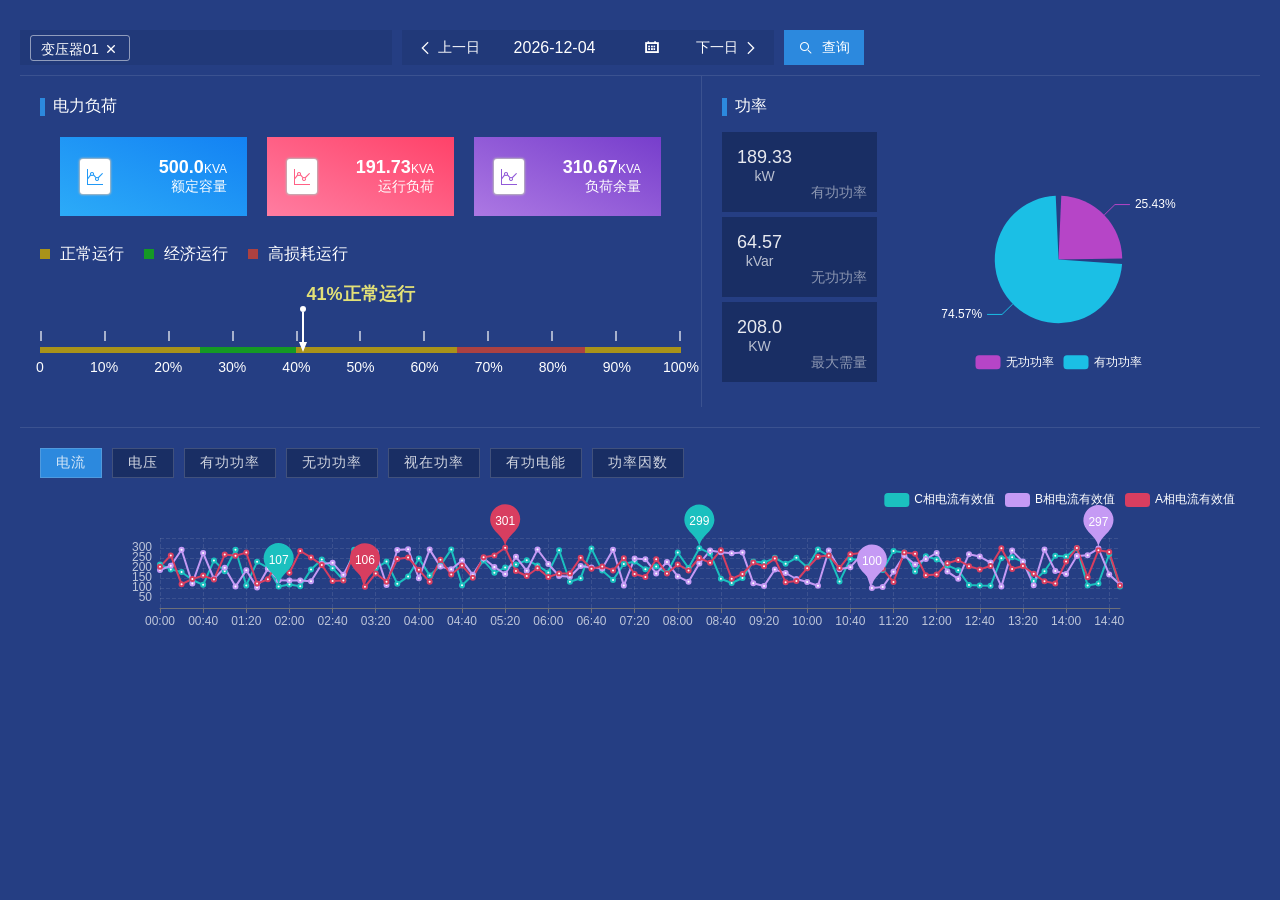
<file: index.html>
<!DOCTYPE html>
<html lang="en">

<head>
    <meta charset="UTF-8">
    <meta name="viewport" content="width=device-width, initial-scale=1.0">
    <meta name="viewport"
        content="width=device-width,height=device-height,inital-scale=1.0,maximum-scale=1.0,user-scalable=no;">
    <meta content="width=device-width, initial-scale=1.0, maximum-scale=1.0, user-scalable=0" name="viewport" />
    <title>变压器运行监控</title>
    <!-- <link rel="stylesheet" href="../../iconfont/iconfont.css"> -->
    <!-- <link rel="stylesheet" href="../../layui/css/layui.css"> -->
     <link rel="stylesheet" href="./iconfont/iconfont.css">
     <link rel="stylesheet" href="./layui/css/layui.css">
    <link rel="stylesheet" href="./css/index.css">
</head>

<body>
    <div class="app">
        <div class="header">
            <div class="header_one">
                <div class="header_one_item">
                    <span>变压器01</span>
                    <i class="iconfont icon-close"></i>
                </div>
            </div>
            <div class="header_calendar">
                <div class="header_calendar_left" onclick="prevDate()">
                    <i class="iconfont icon-ico-left-arrow"></i>
                    <span class="header_calendar_left_txt">上一日</span>
                </div>
                <div class="header_calendar_center">
                    <div class="header_calendar_center_date">
                        <span></span>
                        <i class="iconfont icon-riqi"></i>
                    </div>
                    <input type="date" id="header-calendar-date">
                </div>
                <div class="header_calendar_right" onclick="nextDate()">
                    <span class="header_calendar_right_txt">下一日</span>
                    <i class="iconfont icon-ico-right-arrow"></i>
                </div>
            </div>
            <div class="header_searchBtn">
                <i class="iconfont icon-search"></i>
                <span>查询</span>
            </div>
        </div>
        <div class="content">
            <div class="content_one">
                <div class="content_one_left">
                    <div class="content_title">电力负荷</div>
                    <div class="content_one_left_list">
                        <div class="content_one_left_list_item">
                            <div class="content_one_left_list_item_l">
                                <i class="iconfont icon-zhexiantu"></i>
                            </div>
                            <div class="content_one_left_list_item_r">
                                <div class="content_one_left_list_item_r_txt1">500.0<span>KVA</span></div>
                                <div class="content_one_left_list_item_r_txt2">额定容量</div>
                            </div>
                        </div>
                        <div class="content_one_left_list_item">
                            <div class="content_one_left_list_item_l">
                                <i class="iconfont icon-zhexiantu"></i>
                            </div>
                            <div class="content_one_left_list_item_r">
                                <div class="content_one_left_list_item_r_txt1">191.73<span>KVA</span></div>
                                <div class="content_one_left_list_item_r_txt2">运行负荷</div>
                            </div>
                        </div>
                        <div class="content_one_left_list_item">
                            <div class="content_one_left_list_item_l">
                                <i class="iconfont icon-zhexiantu"></i>
                            </div>
                            <div class="content_one_left_list_item_r">
                                <div class="content_one_left_list_item_r_txt1">310.67<span>KVA</span></div>
                                <div class="content_one_left_list_item_r_txt2">负荷余量</div>
                            </div>
                        </div>
                    </div>
                    <div class="content_one_left_type">
                        <div class="content_one_left_type_item">正常运行</div>
                        <div class="content_one_left_type_item">经济运行</div>
                        <div class="content_one_left_type_item">高损耗运行</div>
                    </div>
                    <div class="content_one_left_tubiao">
                        <div class="content_one_left_tubiao_tit">0%正常运行</div>
                        <div class="content_one_left_tubiao_top">
                            <div class="content_one_left_tubiao_top_item"></div>
                            <div class="content_one_left_tubiao_top_item"></div>
                            <div class="content_one_left_tubiao_top_item"></div>
                            <div class="content_one_left_tubiao_top_item"></div>
                            <div class="content_one_left_tubiao_top_item"></div>
                            <div class="content_one_left_tubiao_top_item"></div>
                            <div class="content_one_left_tubiao_top_item"></div>
                            <div class="content_one_left_tubiao_top_item"></div>
                            <div class="content_one_left_tubiao_top_item"></div>
                            <div class="content_one_left_tubiao_top_item"></div>
                        </div>
                        <div class="content_one_left_tubiao_cen">
                            <!-- 经济运行 进度条 -->
                            <div class="content_one_left_tubiao_cen_1"></div>
                            <!-- 高损耗运行 进度条 -->
                            <div class="content_one_left_tubiao_cen_2"></div>
                            <!-- 指针 -->
                            <div class="content_one_left_tubiao_cen_3">
                                <div class="content_one_left_tubiao_cen_3_zj"></div>
                            </div>
                        </div>
                        <div class="content_one_left_tubiao_bom">
                            <div class="content_one_left_tubiao_bom_item">10%</div>
                            <div class="content_one_left_tubiao_bom_item">20%</div>
                            <div class="content_one_left_tubiao_bom_item">30%</div>
                            <div class="content_one_left_tubiao_bom_item">40%</div>
                            <div class="content_one_left_tubiao_bom_item">50%</div>
                            <div class="content_one_left_tubiao_bom_item">60%</div>
                            <div class="content_one_left_tubiao_bom_item">70%</div>
                            <div class="content_one_left_tubiao_bom_item">80%</div>
                            <div class="content_one_left_tubiao_bom_item">90%</div>
                            <div class="content_one_left_tubiao_bom_item">100%</div>
                        </div>
                    </div>
                </div>
                <div class="content_one_right">
                    <div class="content_title">功率</div>
                    <div class="content_one_right_con">
                        <div class="content_one_right_con_l">
                            <div class="content_one_right_con_l_item">
                                <div class="content_one_right_con_l_item_t">
                                    <div class="content_one_right_con_l_item_t_txt1">189.33</div>
                                    <div class="content_one_right_con_l_item_t_txt2">kW</div>
                                </div>
                                <div class="content_one_right_con_l_item_b">有功功率</div>
                            </div>
                            <div class="content_one_right_con_l_item">
                                <div class="content_one_right_con_l_item_t">
                                    <div class="content_one_right_con_l_item_t_txt1">64.57</div>
                                    <div class="content_one_right_con_l_item_t_txt2">kVar</div>
                                </div>
                                <div class="content_one_right_con_l_item_b">无功功率</div>
                            </div>
                            <div class="content_one_right_con_l_item">
                                <div class="content_one_right_con_l_item_t">
                                    <div class="content_one_right_con_l_item_t_txt1">208.0</div>
                                    <div class="content_one_right_con_l_item_t_txt2">KW</div>
                                </div>
                                <div class="content_one_right_con_l_item_b">最大需量</div>
                            </div>
                        </div>
                        <div class="content_one_right_con_r" id="echarts1"></div>
                    </div>
                </div>
            </div>
            <div class="content_two">
                <div class="content_two_tags">
                    <div class="content_two_tags_item content_two_tags_item-active">电流</div>
                    <div class="content_two_tags_item">电压</div>
                    <div class="content_two_tags_item">有功功率</div>
                    <div class="content_two_tags_item">无功功率</div>
                    <div class="content_two_tags_item">视在功率</div>
                    <div class="content_two_tags_item">有功电能</div>
                    <div class="content_two_tags_item">功率因数</div>
                </div>
                <div class="content_two_bom" id="echarts2"></div>
            </div>
        </div>
    </div>
</body>
<!-- <script src="../../js/jquery-2.0.0.min.js"></script> -->
<!-- <script src="../../js/echarts.min.js"></script> -->
 <script src="./js/jquery-2.0.0.min.js"></script>
 <script src="./js/echarts.min.js"></script>
<script>

    // 头部日期
    let dateVal = '';
    let now = new Date();
    // 初始化 选择的日期
    function initDate() {
        dateVal = `${now.getFullYear()}-${add0(now.getMonth() + 1)}-${add0(now.getDate())}`;
        $(".header_calendar_center_date span").text(dateVal);
    }
    // 点击上一日
    function prevDate() {
        now.setDate(now.getDate() - 1);
        initDate();
    }
    // 点击下一日
    function nextDate() {
        now.setDate(now.getDate() + 1);
        initDate();
    }
    // 监听日期选择改变
    $("#header-calendar-date").on('change', function (e) {
        // 获取选中的日期  
        const selectedDate = event.target.value;
        // 打印选中的日期  
        console.log('选中的日期是:', selectedDate);
        let arr = selectedDate.split('-');
        now.setFullYear(arr[0]);
        now.setMonth(parseInt(arr[1]) - 1);
        now.setDate(arr[2]);
        initDate();
    })
    // 日期补0
    function add0(val) {
        return val > 9 ? val : `0${val}`
    }
    initDate();






    // 电力负荷 指针表 数据
    let electricLoad = {
        pointer: 41.00,
        economy: [25, 40], // 经济运行
        highLoss: [65, 85], // 高损耗运行
    };
    // 初始化 电力负荷 指针表
    function initElectricLoad() {
        let economy_width = Math.abs(electricLoad.economy[1] - electricLoad.economy[0]);
        let highLoss_width = Math.abs(electricLoad.highLoss[1] - electricLoad.highLoss[0]);
        if (economy_width > 0) {
            $(".content_one_left_tubiao_cen_1").css({ width: `${economy_width}%`, left: `${electricLoad.economy[0]}%` })
        } else {
            $(".content_one_left_tubiao_cen_1").hide();
        }
        if (highLoss_width > 0) {
            $(".content_one_left_tubiao_cen_2").css({ width: `${highLoss_width}%`, left: `${electricLoad.highLoss[0]}%` })
        } else {
            $(".content_one_left_tubiao_cen_2").hide();
        }
        // 指针
        $(".content_one_left_tubiao_cen_3").css("left", `${electricLoad.pointer}%`);
        if (electricLoad.pointer >= electricLoad.highLoss[0] && electricLoad.pointer <= electricLoad.highLoss[1]) {
            // 高损耗运行
            $(".content_one_left_tubiao_tit").css('color', '#ac4141');
            $(".content_one_left_tubiao_tit").text(`${electricLoad.pointer}%高损耗运行`);
        } else if (electricLoad.pointer >= electricLoad.economy[0] && electricLoad.pointer <= electricLoad.economy[1]) {
            // 经济运行
            $(".content_one_left_tubiao_tit").css('color', '#159925');
            $(".content_one_left_tubiao_tit").text(`${electricLoad.pointer}%经济运行`);
        } else {
            // 正常运行
            $(".content_one_left_tubiao_tit").css('color', '#e2e077');
            $(".content_one_left_tubiao_tit").text(`${electricLoad.pointer}%正常运行`);
        }
    }
    initElectricLoad();



    // 功率 饼图
    let powerPieChartOption = {
        tooltip: {
            trigger: 'item'
        },
        width: 'auto',
        legend: {
            bottom: '5%',
            left: 'center',
            textStyle: {
                color: '#fff',
            }
        },
        series: [
            {
                name: 'Access From',
                type: 'pie',
                radius: '50%',
                avoidLabelOverlap: true,
                padAngle: 5,
                // clockwise: true, // 饼图的扇区是否是顺时针排布
                // itemStyle: {
                //     borderRadius: 10
                // },
                label: {
                    show: true,
                    // position: 'center',
                    textStyle: {
                        color: '#fff'
                    },
                    formatter: function (params) {
                        return `${params.value}%`;
                    },
                },
                emphasis: {
                    label: {
                        show: true,
                        fontSize: 16,
                        fontWeight: 'bold',
                    },
                },
                labelLine: {
                    show: true
                },
                data: [
                    { value: 25.43, name: '无功功率', itemStyle: { color: '#b645c7' } },
                    { value: 74.57, name: '有功功率', itemStyle: { color: '#1bbfe5' } },
                ]
            }
        ]
    };
    var myChart1 = echarts.init(document.getElementById('echarts1'));
    myChart1.setOption(powerPieChartOption);


    // 底部折线图
    let arr1 = initRandom();
    let arr2 = initRandom(arr1);
    let arr3 = initRandom(arr2);
    let lineChartOption = {
        // title: {
        //     text: 'Temperature Change in the Coming Week'
        // },
        // tooltip: {
        //     trigger: 'axis'
        // },
        legend: {
            top: '5%',
            left: 'right',
            textStyle: {
                color: '#fff',
            },
            icon: 'roundRect',
        },
        // toolbox: {
        //     show: true,
        //     feature: {
        //         dataZoom: {
        //             yAxisIndex: 'none'
        //         },
        //         dataView: { readOnly: false },
        //         magicType: { type: ['line', 'bar'] },
        //         restore: {},
        //         saveAsImage: {}
        //     }
        // },
        xAxis: {
            type: 'category',
            boundaryGap: false,
            data: [
                '00:00', '00:10', '00:20', '00:30', '00:40', '00:50',
                '01:00', '01:10', '01:20', '01:30', '01:40', '01:50',
                '02:00', '02:10', '02:20', '02:30', '02:40', '02:50',
                '03:00', '03:10', '03:20', '03:30', '03:40', '03:50',
                '04:00', '04:10', '04:20', '04:30', '04:40', '04:50',
                '05:00', '05:10', '05:20', '05:30', '05:40', '05:50',
                '06:00', '06:10', '06:20', '06:30', '06:40', '06:50',
                '07:00', '07:10', '07:20', '07:30', '07:40', '07:50',
                '08:00', '08:10', '08:20', '08:30', '08:40', '08:50',
                '09:00', '09:10', '09:20', '09:30', '09:40', '09:50',
                '10:00', '10:10', '10:20', '10:30', '10:40', '10:50',
                '11:00', '11:10', '11:20', '11:30', '11:40', '11:50',
                '12:00', '12:10', '12:20', '12:30', '12:40', '12:50',
                '13:00', '13:10', '13:20', '13:30', '13:40', '13:50',
                '14:00', '14:10', '14:20', '14:30', '14:40', '14:50',
            ],
            axisLabel: {
                color: 'rgba(255, 255, 255, 0.7)',
            },
            splitLine: {
                show: true, // 确保网格线显示  
                lineStyle: {
                    type: 'dashed', // 将网格线设置为虚线  
                    color: 'rgba(255, 255, 255, 0.1)', // 可选：设置网格线颜色  
                    width: 1 // 可选：设置网格线宽度  
                }
            },
        },
        yAxis: {
            type: 'value',
            axisLabel: {
                color: 'rgba(255, 255, 255, 0.7)',
            },
            splitLine: {
                show: true, // 确保网格线显示  
                lineStyle: {
                    type: 'dashed', // 将网格线设置为虚线  
                    color: 'rgba(255, 255, 255, 0.1)', // 可选：设置网格线颜色  
                    width: 1 // 可选：设置网格线宽度  
                }
            },
        },
        series: [
            {
                name: 'C相电流有效值',
                type: 'line',
                data: arr1,
                itemStyle: { color: '#1bc0bf' },
                markPoint: {
                    data: [
                        { type: 'max', name: 'Max' },
                        { type: 'min', name: 'Min' }
                    ],
                    label: {
                        color: '#fff',
                    },
                },
            },
            {
                name: 'B相电流有效值',
                type: 'line',
                data: arr2,
                itemStyle: { color: '#c59af4' },
                markPoint: {
                    data: [
                        { type: 'max', name: 'Max' },
                        { type: 'min', name: 'Min' }
                    ],
                    label: {
                        color: '#fff',
                    },
                },
            },
            {
                name: 'A相电流有效值',
                type: 'line',
                data: arr3,
                itemStyle: { color: '#d83e60' },
                markPoint: {
                    data: [
                        { type: 'max', name: 'Max' },
                        { type: 'min', name: 'Min' }
                    ],
                    label: {
                        color: '#fff',
                    },
                },
            }
        ]
    };
    var myChart2 = echarts.init(document.getElementById('echarts2'));
    myChart2.setOption(lineChartOption);

    // 生成随机数 100 ~ 300 内
    function initRandom(arr = []) {
        let list = [];
        if (!arr.length || true) {
            for (var i = 0; i < 90; i++) {
                list[i] = Math.floor(Math.random() * (301 - 100 + 1)) + 100;
            }
            return list;
        } else {
            for (var i = 0; i < arr.length; i++) {
                list[i] = arr[i] + 30;
            }
            return list;
        }

    }
</script>

</html>
</file>
<file: iconfont/iconfont.css>
@font-face {
  font-family: "iconfont"; /* Project id 4703801 */
  src: url('iconfont.woff2?t=1729505892259') format('woff2'),
       url('iconfont.woff?t=1729505892259') format('woff'),
       url('iconfont.ttf?t=1729505892259') format('truetype');
}

.iconfont {
  font-family: "iconfont" !important;
  font-size: 16px;
  font-style: normal;
  -webkit-font-smoothing: antialiased;
  -moz-osx-font-smoothing: grayscale;
}

.icon-duankailianjie1:before {
  content: "\e62e";
}

.icon-duankailianjie:before {
  content: "\e710";
}

.icon-gonglu-:before {
  content: "\e64a";
}

.icon-fenqu:before {
  content: "\e639";
}

.icon-hot-spot-signal-full:before {
  content: "\e95d";
}

.icon-lixianzhuangtai:before {
  content: "\ec69";
}

.icon-zaixianzhuangtai:before {
  content: "\e65d";
}

.icon-lingdang:before {
  content: "\e60d";
}

.icon-home:before {
  content: "\e6a9";
}

.icon-kaiguan:before {
  content: "\e622";
}

.icon-bianyaqiyunhangpingjia:before {
  content: "\e612";
}

.icon-jiaoshinenghao:before {
  content: "\e654";
}

.icon-bianyaqishuliang:before {
  content: "\e616";
}

.icon-wangguanluyouqi:before {
  content: "\e680";
}

.icon-didian:before {
  content: "\e686";
}

.icon-zhexian:before {
  content: "\e61e";
}

.icon-L-bianyaqi:before {
  content: "\e695";
}

.icon-dianzhan:before {
  content: "\e66c";
}

.icon-guangfu:before {
  content: "\e60c";
}

.icon-zhuzhuangzhexiantu:before {
  content: "\e72a";
}

.icon-xiazai:before {
  content: "\e63c";
}

.icon-zhexiantu-xianxing:before {
  content: "\e904";
}

.icon-liebiaodangan:before {
  content: "\e650";
}

.icon-icon-current:before {
  content: "\e611";
}

.icon-fenxianggonglv:before {
  content: "\e6a5";
}

.icon-dianyabiao:before {
  content: "\e606";
}

.icon-zhuzhuangtu:before {
  content: "\e88a";
}

.icon-pie:before {
  content: "\e621";
}

.icon-xiajiang1:before {
  content: "\e640";
}

.icon-zengzhang1:before {
  content: "\ec68";
}

.icon-dianbiao:before {
  content: "\ec4d";
}

.icon-shuibiao:before {
  content: "\ec67";
}

.icon-xiajiang:before {
  content: "\e691";
}

.icon-zengchang:before {
  content: "\e692";
}

.icon-fujian:before {
  content: "\e6b3";
}

.icon-downarrow:before {
  content: "\e610";
}

.icon-zhexiantu:before {
  content: "\e645";
}

.icon-riqi:before {
  content: "\eb2a";
}

.icon-ico-left-arrow:before {
  content: "\e66f";
}

.icon-ico-right-arrow:before {
  content: "\e69a";
}

.icon-search:before {
  content: "\e699";
}

.icon-close:before {
  content: "\e64d";
}
</file>
<file: layui/css/layui.css>
blockquote,body,button,dd,div,dl,dt,form,h1,h2,h3,h4,h5,h6,input,li,ol,p,pre,td,textarea,th,ul{margin:0;padding:0;-webkit-tap-highlight-color:rgba(0,0,0,0)}a:active,a:hover{outline:0}img{display:inline-block;border:none;vertical-align:middle}li{list-style:none}table{border-collapse:collapse;border-spacing:0}h1,h2,h3,h4{font-weight:700}h5,h6{font-weight:500;font-size:100%}button,input,select,textarea{font-size:100%}button,input,optgroup,option,select,textarea{font-family:inherit;font-size:inherit;font-style:inherit;font-weight:inherit;outline:0}pre{white-space:pre-wrap;white-space:-moz-pre-wrap;white-space:-pre-wrap;white-space:-o-pre-wrap;word-wrap:break-word}body{line-height:1.6;color:#333;color:rgba(0,0,0,.85);font:14px Helvetica Neue,Helvetica,PingFang SC,Tahoma,Arial,sans-serif}hr{height:0;line-height:0;margin:10px 0;padding:0;border:none;border-bottom:1px solid #eee;clear:both;overflow:hidden;background:0 0}a{color:#333;text-decoration:none}a:hover{color:#777}a cite{font-style:normal;*cursor:pointer}.layui-border-box,.layui-border-box *{box-sizing:border-box}.layui-box,.layui-box *{box-sizing:content-box}.layui-clear{clear:both;*zoom:1}.layui-clear:after{content:'\20';clear:both;*zoom:1;display:block;height:0}.layui-clear-space{word-spacing:-5px}.layui-inline{position:relative;display:inline-block;*display:inline;*zoom:1;vertical-align:middle}.layui-edge{position:relative;display:inline-block;vertical-align:middle;width:0;height:0;border-width:6px;border-style:dashed;border-color:transparent;overflow:hidden}.layui-edge-top{top:-4px;border-bottom-color:#999;border-bottom-style:solid}.layui-edge-right{border-left-color:#999;border-left-style:solid}.layui-edge-bottom{top:2px;border-top-color:#999;border-top-style:solid}.layui-edge-left{border-right-color:#999;border-right-style:solid}.layui-elip{text-overflow:ellipsis;overflow:hidden;white-space:nowrap}.layui-disabled,.layui-icon,.layui-unselect{-moz-user-select:none;-webkit-user-select:none;-ms-user-select:none}.layui-disabled,.layui-disabled:hover{color:#d2d2d2!important;cursor:not-allowed!important}.layui-circle{border-radius:100%}.layui-show{display:block!important}.layui-hide{display:none!important}.layui-show-v{visibility:visible!important}.layui-hide-v{visibility:hidden!important}@font-face{font-family:layui-icon;src:url(../font/iconfont.eot?v=282);src:url(../font/iconfont.eot?v=282#iefix) format('embedded-opentype'),url(../font/iconfont.woff2?v=282) format('woff2'),url(../font/iconfont.woff?v=282) format('woff'),url(../font/iconfont.ttf?v=282) format('truetype'),url(../font/iconfont.svg?v=282#layui-icon) format('svg')}.layui-icon{font-family:layui-icon!important;font-size:16px;font-style:normal;-webkit-font-smoothing:antialiased;-moz-osx-font-smoothing:grayscale}.layui-icon-leaf:before{content:"\e701"}.layui-icon-folder:before{content:"\eabe"}.layui-icon-folder-open:before{content:"\eac1"}.layui-icon-gitee:before{content:"\e69b"}.layui-icon-github:before{content:"\e6a7"}.layui-icon-disabled:before{content:"\e6cc"}.layui-icon-moon:before{content:"\e6c2"}.layui-icon-error:before{content:"\e693"}.layui-icon-success:before{content:"\e697"}.layui-icon-question:before{content:"\e699"}.layui-icon-lock:before{content:"\e69a"}.layui-icon-eye:before{content:"\e695"}.layui-icon-eye-invisible:before{content:"\e696"}.layui-icon-backspace:before{content:"\e694"}.layui-icon-tips-fill:before{content:"\eb2e"}.layui-icon-test:before{content:"\e692"}.layui-icon-clear:before{content:"\e788"}.layui-icon-heart-fill:before{content:"\e68f"}.layui-icon-light:before{content:"\e748"}.layui-icon-music:before{content:"\e690"}.layui-icon-time:before{content:"\e68d"}.layui-icon-ie:before{content:"\e7bb"}.layui-icon-firefox:before{content:"\e686"}.layui-icon-at:before{content:"\e687"}.layui-icon-bluetooth:before{content:"\e689"}.layui-icon-chrome:before{content:"\e68a"}.layui-icon-edge:before{content:"\e68b"}.layui-icon-heart:before{content:"\e68c"}.layui-icon-key:before{content:"\e683"}.layui-icon-android:before{content:"\e684"}.layui-icon-mike:before{content:"\e6dc"}.layui-icon-mute:before{content:"\e685"}.layui-icon-gift:before{content:"\e627"}.layui-icon-windows:before{content:"\e67f"}.layui-icon-ios:before{content:"\e680"}.layui-icon-logout:before{content:"\e682"}.layui-icon-wifi:before{content:"\e7e0"}.layui-icon-rss:before{content:"\e808"}.layui-icon-email:before{content:"\e618"}.layui-icon-reduce-circle:before{content:"\e616"}.layui-icon-transfer:before{content:"\e691"}.layui-icon-service:before{content:"\e626"}.layui-icon-addition:before{content:"\e624"}.layui-icon-subtraction:before{content:"\e67e"}.layui-icon-slider:before{content:"\e714"}.layui-icon-print:before{content:"\e66d"}.layui-icon-export:before{content:"\e67d"}.layui-icon-cols:before{content:"\e610"}.layui-icon-screen-full:before{content:"\e622"}.layui-icon-screen-restore:before{content:"\e758"}.layui-icon-rate-half:before{content:"\e6c9"}.layui-icon-rate-solid:before{content:"\e67a"}.layui-icon-rate:before{content:"\e67b"}.layui-icon-cellphone:before{content:"\e678"}.layui-icon-vercode:before{content:"\e679"}.layui-icon-login-weibo:before{content:"\e675"}.layui-icon-login-qq:before{content:"\e676"}.layui-icon-login-wechat:before{content:"\e677"}.layui-icon-username:before{content:"\e66f"}.layui-icon-password:before{content:"\e673"}.layui-icon-refresh-3:before{content:"\e9aa"}.layui-icon-auz:before{content:"\e672"}.layui-icon-shrink-right:before{content:"\e668"}.layui-icon-spread-left:before{content:"\e66b"}.layui-icon-snowflake:before{content:"\e6b1"}.layui-icon-tips:before{content:"\e702"}.layui-icon-note:before{content:"\e66e"}.layui-icon-senior:before{content:"\e674"}.layui-icon-refresh-1:before{content:"\e666"}.layui-icon-refresh:before{content:"\e669"}.layui-icon-flag:before{content:"\e66c"}.layui-icon-theme:before{content:"\e66a"}.layui-icon-notice:before{content:"\e667"}.layui-icon-console:before{content:"\e665"}.layui-icon-website:before{content:"\e7ae"}.layui-icon-face-surprised:before{content:"\e664"}.layui-icon-set:before{content:"\e716"}.layui-icon-template:before{content:"\e663"}.layui-icon-app:before{content:"\e653"}.layui-icon-template-1:before{content:"\e656"}.layui-icon-home:before{content:"\e68e"}.layui-icon-female:before{content:"\e661"}.layui-icon-male:before{content:"\e662"}.layui-icon-tread:before{content:"\e6c5"}.layui-icon-praise:before{content:"\e6c6"}.layui-icon-rmb:before{content:"\e65e"}.layui-icon-more:before{content:"\e65f"}.layui-icon-camera:before{content:"\e660"}.layui-icon-cart-simple:before{content:"\e698"}.layui-icon-face-cry:before{content:"\e69c"}.layui-icon-face-smile:before{content:"\e6af"}.layui-icon-survey:before{content:"\e6b2"}.layui-icon-read:before{content:"\e705"}.layui-icon-location:before{content:"\e715"}.layui-icon-dollar:before{content:"\e659"}.layui-icon-diamond:before{content:"\e735"}.layui-icon-return:before{content:"\e65c"}.layui-icon-camera-fill:before{content:"\e65d"}.layui-icon-fire:before{content:"\e756"}.layui-icon-more-vertical:before{content:"\e671"}.layui-icon-cart:before{content:"\e657"}.layui-icon-star-fill:before{content:"\e658"}.layui-icon-prev:before{content:"\e65a"}.layui-icon-next:before{content:"\e65b"}.layui-icon-upload:before{content:"\e67c"}.layui-icon-upload-drag:before{content:"\e681"}.layui-icon-user:before{content:"\e770"}.layui-icon-file-b:before{content:"\e655"}.layui-icon-component:before{content:"\e857"}.layui-icon-find-fill:before{content:"\e670"}.layui-icon-loading:before{content:"\e63d"}.layui-icon-loading-1:before{content:"\e63e"}.layui-icon-add-1:before{content:"\e654"}.layui-icon-pause:before{content:"\e651"}.layui-icon-play:before{content:"\e652"}.layui-icon-video:before{content:"\e6ed"}.layui-icon-headset:before{content:"\e6fc"}.layui-icon-voice:before{content:"\e688"}.layui-icon-speaker:before{content:"\e645"}.layui-icon-fonts-del:before{content:"\e64f"}.layui-icon-fonts-html:before{content:"\e64b"}.layui-icon-fonts-code:before{content:"\e64e"}.layui-icon-fonts-strong:before{content:"\e62b"}.layui-icon-unlink:before{content:"\e64d"}.layui-icon-picture:before{content:"\e64a"}.layui-icon-link:before{content:"\e64c"}.layui-icon-face-smile-b:before{content:"\e650"}.layui-icon-align-center:before{content:"\e647"}.layui-icon-align-right:before{content:"\e648"}.layui-icon-align-left:before{content:"\e649"}.layui-icon-fonts-u:before{content:"\e646"}.layui-icon-fonts-i:before{content:"\e644"}.layui-icon-tabs:before{content:"\e62a"}.layui-icon-circle:before{content:"\e63f"}.layui-icon-radio:before{content:"\e643"}.layui-icon-share:before{content:"\e641"}.layui-icon-edit:before{content:"\e642"}.layui-icon-delete:before{content:"\e640"}.layui-icon-engine:before{content:"\e628"}.layui-icon-chart-screen:before{content:"\e629"}.layui-icon-chart:before{content:"\e62c"}.layui-icon-table:before{content:"\e62d"}.layui-icon-tree:before{content:"\e62e"}.layui-icon-upload-circle:before{content:"\e62f"}.layui-icon-templeate-1:before{content:"\e630"}.layui-icon-util:before{content:"\e631"}.layui-icon-layouts:before{content:"\e632"}.layui-icon-prev-circle:before{content:"\e633"}.layui-icon-carousel:before{content:"\e634"}.layui-icon-code-circle:before{content:"\e635"}.layui-icon-water:before{content:"\e636"}.layui-icon-date:before{content:"\e637"}.layui-icon-layer:before{content:"\e638"}.layui-icon-fonts-clear:before{content:"\e639"}.layui-icon-dialogue:before{content:"\e63a"}.layui-icon-cellphone-fine:before{content:"\e63b"}.layui-icon-form:before{content:"\e63c"}.layui-icon-file:before{content:"\e621"}.layui-icon-triangle-r:before{content:"\e623"}.layui-icon-triangle-d:before{content:"\e625"}.layui-icon-set-sm:before{content:"\e620"}.layui-icon-add-circle:before{content:"\e61f"}.layui-icon-layim-download:before{content:"\e61e"}.layui-icon-layim-uploadfile:before{content:"\e61d"}.layui-icon-404:before{content:"\e61c"}.layui-icon-about:before{content:"\e60b"}.layui-icon-layim-theme:before{content:"\e61b"}.layui-icon-down:before{content:"\e61a"}.layui-icon-up:before{content:"\e619"}.layui-icon-circle-dot:before{content:"\e617"}.layui-icon-set-fill:before{content:"\e614"}.layui-icon-search:before{content:"\e615"}.layui-icon-friends:before{content:"\e612"}.layui-icon-group:before{content:"\e613"}.layui-icon-reply-fill:before{content:"\e611"}.layui-icon-menu-fill:before{content:"\e60f"}.layui-icon-face-smile-fine:before{content:"\e60c"}.layui-icon-picture-fine:before{content:"\e60d"}.layui-icon-log:before{content:"\e60e"}.layui-icon-list:before{content:"\e60a"}.layui-icon-release:before{content:"\e609"}.layui-icon-add-circle-fine:before{content:"\e608"}.layui-icon-ok:before{content:"\e605"}.layui-icon-help:before{content:"\e607"}.layui-icon-chat:before{content:"\e606"}.layui-icon-top:before{content:"\e604"}.layui-icon-right:before{content:"\e602"}.layui-icon-left:before{content:"\e603"}.layui-icon-star:before{content:"\e600"}.layui-icon-download-circle:before{content:"\e601"}.layui-icon-close:before{content:"\1006"}.layui-icon-close-fill:before{content:"\1007"}.layui-icon-ok-circle:before{content:"\1005"}.layui-main{position:relative;width:1160px;margin:0 auto}.layui-header{position:relative;z-index:1000;height:60px}.layui-header a:hover{transition:all .5s;-webkit-transition:all .5s}.layui-side{position:fixed;left:0;top:0;bottom:0;z-index:999;width:200px;overflow-x:hidden}.layui-side-scroll{position:relative;width:220px;height:100%;overflow-x:hidden}.layui-body{position:relative;left:200px;right:0;top:0;bottom:0;z-index:900;width:auto;box-sizing:border-box}.layui-layout-body{overflow-x:hidden}.layui-layout-admin .layui-header{position:fixed;top:0;left:0;right:0;background-color:#23292e}.layui-layout-admin .layui-side{top:60px;width:200px;overflow-x:hidden}.layui-layout-admin .layui-body{position:absolute;top:60px;padding-bottom:44px}.layui-layout-admin .layui-main{width:auto;margin:0 15px}.layui-layout-admin .layui-footer{position:fixed;left:200px;right:0;bottom:0;z-index:990;height:44px;line-height:44px;padding:0 15px;box-shadow:-1px 0 4px rgb(0 0 0 / 12%);background-color:#fafafa}.layui-layout-admin .layui-logo{position:absolute;left:0;top:0;width:200px;height:100%;line-height:60px;text-align:center;color:#16baaa;font-size:16px;box-shadow:0 1px 2px 0 rgb(0 0 0 / 15%)}.layui-layout-admin .layui-header .layui-nav{background:0 0}.layui-layout-left{position:absolute!important;left:200px;top:0}.layui-layout-right{position:absolute!important;right:0;top:0}.layui-container{position:relative;margin:0 auto;box-sizing:border-box}.layui-fluid{position:relative;margin:0 auto;padding:0 15px}.layui-row:after,.layui-row:before{content:"";display:block;clear:both}.layui-col-lg1,.layui-col-lg10,.layui-col-lg11,.layui-col-lg12,.layui-col-lg2,.layui-col-lg3,.layui-col-lg4,.layui-col-lg5,.layui-col-lg6,.layui-col-lg7,.layui-col-lg8,.layui-col-lg9,.layui-col-md1,.layui-col-md10,.layui-col-md11,.layui-col-md12,.layui-col-md2,.layui-col-md3,.layui-col-md4,.layui-col-md5,.layui-col-md6,.layui-col-md7,.layui-col-md8,.layui-col-md9,.layui-col-sm1,.layui-col-sm10,.layui-col-sm11,.layui-col-sm12,.layui-col-sm2,.layui-col-sm3,.layui-col-sm4,.layui-col-sm5,.layui-col-sm6,.layui-col-sm7,.layui-col-sm8,.layui-col-sm9,.layui-col-xl1,.layui-col-xl10,.layui-col-xl11,.layui-col-xl12,.layui-col-xl2,.layui-col-xl3,.layui-col-xl4,.layui-col-xl5,.layui-col-xl6,.layui-col-xl7,.layui-col-xl8,.layui-col-xl9,.layui-col-xs1,.layui-col-xs10,.layui-col-xs11,.layui-col-xs12,.layui-col-xs2,.layui-col-xs3,.layui-col-xs4,.layui-col-xs5,.layui-col-xs6,.layui-col-xs7,.layui-col-xs8,.layui-col-xs9{position:relative;display:block;box-sizing:border-box}.layui-col-xs1,.layui-col-xs10,.layui-col-xs11,.layui-col-xs12,.layui-col-xs2,.layui-col-xs3,.layui-col-xs4,.layui-col-xs5,.layui-col-xs6,.layui-col-xs7,.layui-col-xs8,.layui-col-xs9{float:left}.layui-col-xs1{width:8.33333333%}.layui-col-xs2{width:16.66666667%}.layui-col-xs3{width:25%}.layui-col-xs4{width:33.33333333%}.layui-col-xs5{width:41.66666667%}.layui-col-xs6{width:50%}.layui-col-xs7{width:58.33333333%}.layui-col-xs8{width:66.66666667%}.layui-col-xs9{width:75%}.layui-col-xs10{width:83.33333333%}.layui-col-xs11{width:91.66666667%}.layui-col-xs12{width:100%}.layui-col-xs-offset1{margin-left:8.33333333%}.layui-col-xs-offset2{margin-left:16.66666667%}.layui-col-xs-offset3{margin-left:25%}.layui-col-xs-offset4{margin-left:33.33333333%}.layui-col-xs-offset5{margin-left:41.66666667%}.layui-col-xs-offset6{margin-left:50%}.layui-col-xs-offset7{margin-left:58.33333333%}.layui-col-xs-offset8{margin-left:66.66666667%}.layui-col-xs-offset9{margin-left:75%}.layui-col-xs-offset10{margin-left:83.33333333%}.layui-col-xs-offset11{margin-left:91.66666667%}.layui-col-xs-offset12{margin-left:100%}@media screen and (max-width:767.98px){.layui-container{padding:0 15px}.layui-hide-xs{display:none!important}.layui-show-xs-block{display:block!important}.layui-show-xs-inline{display:inline!important}.layui-show-xs-inline-block{display:inline-block!important}}@media screen and (min-width:768px){.layui-container{width:720px}.layui-hide-sm{display:none!important}.layui-show-sm-block{display:block!important}.layui-show-sm-inline{display:inline!important}.layui-show-sm-inline-block{display:inline-block!important}.layui-col-sm1,.layui-col-sm10,.layui-col-sm11,.layui-col-sm12,.layui-col-sm2,.layui-col-sm3,.layui-col-sm4,.layui-col-sm5,.layui-col-sm6,.layui-col-sm7,.layui-col-sm8,.layui-col-sm9{float:left}.layui-col-sm1{width:8.33333333%}.layui-col-sm2{width:16.66666667%}.layui-col-sm3{width:25%}.layui-col-sm4{width:33.33333333%}.layui-col-sm5{width:41.66666667%}.layui-col-sm6{width:50%}.layui-col-sm7{width:58.33333333%}.layui-col-sm8{width:66.66666667%}.layui-col-sm9{width:75%}.layui-col-sm10{width:83.33333333%}.layui-col-sm11{width:91.66666667%}.layui-col-sm12{width:100%}.layui-col-sm-offset1{margin-left:8.33333333%}.layui-col-sm-offset2{margin-left:16.66666667%}.layui-col-sm-offset3{margin-left:25%}.layui-col-sm-offset4{margin-left:33.33333333%}.layui-col-sm-offset5{margin-left:41.66666667%}.layui-col-sm-offset6{margin-left:50%}.layui-col-sm-offset7{margin-left:58.33333333%}.layui-col-sm-offset8{margin-left:66.66666667%}.layui-col-sm-offset9{margin-left:75%}.layui-col-sm-offset10{margin-left:83.33333333%}.layui-col-sm-offset11{margin-left:91.66666667%}.layui-col-sm-offset12{margin-left:100%}}@media screen and (min-width:992px){.layui-container{width:960px}.layui-hide-md{display:none!important}.layui-show-md-block{display:block!important}.layui-show-md-inline{display:inline!important}.layui-show-md-inline-block{display:inline-block!important}.layui-col-md1,.layui-col-md10,.layui-col-md11,.layui-col-md12,.layui-col-md2,.layui-col-md3,.layui-col-md4,.layui-col-md5,.layui-col-md6,.layui-col-md7,.layui-col-md8,.layui-col-md9{float:left}.layui-col-md1{width:8.33333333%}.layui-col-md2{width:16.66666667%}.layui-col-md3{width:25%}.layui-col-md4{width:33.33333333%}.layui-col-md5{width:41.66666667%}.layui-col-md6{width:50%}.layui-col-md7{width:58.33333333%}.layui-col-md8{width:66.66666667%}.layui-col-md9{width:75%}.layui-col-md10{width:83.33333333%}.layui-col-md11{width:91.66666667%}.layui-col-md12{width:100%}.layui-col-md-offset1{margin-left:8.33333333%}.layui-col-md-offset2{margin-left:16.66666667%}.layui-col-md-offset3{margin-left:25%}.layui-col-md-offset4{margin-left:33.33333333%}.layui-col-md-offset5{margin-left:41.66666667%}.layui-col-md-offset6{margin-left:50%}.layui-col-md-offset7{margin-left:58.33333333%}.layui-col-md-offset8{margin-left:66.66666667%}.layui-col-md-offset9{margin-left:75%}.layui-col-md-offset10{margin-left:83.33333333%}.layui-col-md-offset11{margin-left:91.66666667%}.layui-col-md-offset12{margin-left:100%}}@media screen and (min-width:1200px){.layui-container{width:1150px}.layui-hide-lg{display:none!important}.layui-show-lg-block{display:block!important}.layui-show-lg-inline{display:inline!important}.layui-show-lg-inline-block{display:inline-block!important}.layui-col-lg1,.layui-col-lg10,.layui-col-lg11,.layui-col-lg12,.layui-col-lg2,.layui-col-lg3,.layui-col-lg4,.layui-col-lg5,.layui-col-lg6,.layui-col-lg7,.layui-col-lg8,.layui-col-lg9{float:left}.layui-col-lg1{width:8.33333333%}.layui-col-lg2{width:16.66666667%}.layui-col-lg3{width:25%}.layui-col-lg4{width:33.33333333%}.layui-col-lg5{width:41.66666667%}.layui-col-lg6{width:50%}.layui-col-lg7{width:58.33333333%}.layui-col-lg8{width:66.66666667%}.layui-col-lg9{width:75%}.layui-col-lg10{width:83.33333333%}.layui-col-lg11{width:91.66666667%}.layui-col-lg12{width:100%}.layui-col-lg-offset1{margin-left:8.33333333%}.layui-col-lg-offset2{margin-left:16.66666667%}.layui-col-lg-offset3{margin-left:25%}.layui-col-lg-offset4{margin-left:33.33333333%}.layui-col-lg-offset5{margin-left:41.66666667%}.layui-col-lg-offset6{margin-left:50%}.layui-col-lg-offset7{margin-left:58.33333333%}.layui-col-lg-offset8{margin-left:66.66666667%}.layui-col-lg-offset9{margin-left:75%}.layui-col-lg-offset10{margin-left:83.33333333%}.layui-col-lg-offset11{margin-left:91.66666667%}.layui-col-lg-offset12{margin-left:100%}}@media screen and (min-width:1400px){.layui-container{width:1330px}.layui-hide-xl{display:none!important}.layui-show-xl-block{display:block!important}.layui-show-xl-inline{display:inline!important}.layui-show-xl-inline-block{display:inline-block!important}.layui-col-xl1,.layui-col-xl10,.layui-col-xl11,.layui-col-xl12,.layui-col-xl2,.layui-col-xl3,.layui-col-xl4,.layui-col-xl5,.layui-col-xl6,.layui-col-xl7,.layui-col-xl8,.layui-col-xl9{float:left}.layui-col-xl1{width:8.33333333%}.layui-col-xl2{width:16.66666667%}.layui-col-xl3{width:25%}.layui-col-xl4{width:33.33333333%}.layui-col-xl5{width:41.66666667%}.layui-col-xl6{width:50%}.layui-col-xl7{width:58.33333333%}.layui-col-xl8{width:66.66666667%}.layui-col-xl9{width:75%}.layui-col-xl10{width:83.33333333%}.layui-col-xl11{width:91.66666667%}.layui-col-xl12{width:100%}.layui-col-xl-offset1{margin-left:8.33333333%}.layui-col-xl-offset2{margin-left:16.66666667%}.layui-col-xl-offset3{margin-left:25%}.layui-col-xl-offset4{margin-left:33.33333333%}.layui-col-xl-offset5{margin-left:41.66666667%}.layui-col-xl-offset6{margin-left:50%}.layui-col-xl-offset7{margin-left:58.33333333%}.layui-col-xl-offset8{margin-left:66.66666667%}.layui-col-xl-offset9{margin-left:75%}.layui-col-xl-offset10{margin-left:83.33333333%}.layui-col-xl-offset11{margin-left:91.66666667%}.layui-col-xl-offset12{margin-left:100%}}.layui-col-space1{margin:-.5px}.layui-col-space1>*{padding:.5px}.layui-col-space2{margin:-1px}.layui-col-space2>*{padding:1px}.layui-col-space4{margin:-2px}.layui-col-space4>*{padding:2px}.layui-col-space5{margin:-2.5px}.layui-col-space5>*{padding:2.5px}.layui-col-space6{margin:-3px}.layui-col-space6>*{padding:3px}.layui-col-space8{margin:-4px}.layui-col-space8>*{padding:4px}.layui-col-space10{margin:-5px}.layui-col-space10>*{padding:5px}.layui-col-space12{margin:-6px}.layui-col-space12>*{padding:6px}.layui-col-space14{margin:-7px}.layui-col-space14>*{padding:7px}.layui-col-space15{margin:-7.5px}.layui-col-space15>*{padding:7.5px}.layui-col-space16{margin:-8px}.layui-col-space16>*{padding:8px}.layui-col-space18{margin:-9px}.layui-col-space18>*{padding:9px}.layui-col-space20{margin:-10px}.layui-col-space20>*{padding:10px}.layui-col-space22{margin:-11px}.layui-col-space22>*{padding:11px}.layui-col-space24{margin:-12px}.layui-col-space24>*{padding:12px}.layui-col-space25{margin:-12.5px}.layui-col-space25>*{padding:12.5px}.layui-col-space26{margin:-13px}.layui-col-space26>*{padding:13px}.layui-col-space28{margin:-14px}.layui-col-space28>*{padding:14px}.layui-col-space30{margin:-15px}.layui-col-space30>*{padding:15px}.layui-col-space32{margin:-16px}.layui-col-space32>*{padding:16px}.layui-padding-1{padding:4px!important}.layui-padding-2{padding:8px!important}.layui-padding-3{padding:16px!important}.layui-padding-4{padding:32px!important}.layui-padding-5{padding:48px!important}.layui-margin-1{margin:4px!important}.layui-margin-2{margin:8px!important}.layui-margin-3{margin:16px!important}.layui-margin-4{margin:32px!important}.layui-margin-5{margin:48px!important}.layui-btn,.layui-input,.layui-select,.layui-textarea,.layui-upload-button{outline:0;-webkit-appearance:none;transition:all .3s;-webkit-transition:all .3s;box-sizing:border-box}.layui-elem-quote{margin-bottom:10px;padding:15px;line-height:1.8;border-left:5px solid #16b777;border-radius:0 2px 2px 0;background-color:#fafafa}.layui-quote-nm{border-style:solid;border-width:1px;border-left-width:5px;background:0 0}.layui-elem-field{margin-bottom:10px;padding:0;border-width:1px;border-style:solid}.layui-elem-field legend{margin-left:20px;padding:0 10px;font-size:20px}.layui-field-title{margin:16px 0;border-width:0;border-top-width:1px}.layui-field-box{padding:15px}.layui-field-title .layui-field-box{padding:10px 0}.layui-progress{position:relative;height:6px;border-radius:20px;background-color:#eee}.layui-progress-bar{position:absolute;left:0;top:0;width:0;max-width:100%;height:6px;border-radius:20px;text-align:right;background-color:#16b777;transition:all .3s;-webkit-transition:all .3s}.layui-progress-big,.layui-progress-big .layui-progress-bar{height:18px;line-height:18px}.layui-progress-text{position:relative;top:-20px;line-height:18px;font-size:12px;color:#5f5f5f}.layui-progress-big .layui-progress-text{position:static;padding:0 10px;color:#fff}.layui-collapse{border-width:1px;border-style:solid;border-radius:2px}.layui-colla-content,.layui-colla-item{border-top-width:1px;border-top-style:solid}.layui-colla-item:first-child{border-top:none}.layui-colla-title{position:relative;height:42px;line-height:42px;padding:0 15px 0 35px;color:#333;background-color:#fafafa;cursor:pointer;font-size:14px;overflow:hidden}.layui-colla-content{display:none;padding:10px 15px;line-height:1.6;color:#5f5f5f}.layui-colla-icon{position:absolute;left:15px;top:0;font-size:14px}.layui-card{margin-bottom:15px;border-radius:2px;background-color:#fff;box-shadow:0 1px 2px 0 rgba(0,0,0,.05)}.layui-card:last-child{margin-bottom:0}.layui-card-header{position:relative;height:42px;line-height:42px;padding:0 15px;border-bottom:1px solid #f8f8f8;color:#333;border-radius:2px 2px 0 0;font-size:14px}.layui-card-body{position:relative;padding:10px 15px;line-height:24px}.layui-card-body[pad15]{padding:15px}.layui-card-body[pad20]{padding:20px}.layui-card-body .layui-table{margin:5px 0}.layui-card .layui-tab{margin:0}.layui-panel{position:relative;border-width:1px;border-style:solid;border-radius:2px;box-shadow:1px 1px 4px rgb(0 0 0 / 8%);background-color:#fff;color:#5f5f5f}.layui-panel-window{position:relative;padding:15px;border-radius:0;border-top:5px solid #eee;background-color:#fff}.layui-auxiliar-moving{position:fixed;left:0;right:0;top:0;bottom:0;width:100%;height:100%;background:0 0;z-index:9999999999;-moz-user-select:none;-webkit-user-select:none;-ms-user-select:none;user-select:none}.layui-scrollbar-hide{overflow:hidden!important}.layui-bg-red{background-color:#ff5722!important;color:#fff!important}.layui-bg-orange{background-color:#ffb800!important;color:#fff!important}.layui-bg-green{background-color:#16baaa!important;color:#fff!important}.layui-bg-cyan{background-color:#2f4056!important;color:#fff!important}.layui-bg-blue{background-color:#1e9fff!important;color:#fff!important}.layui-bg-purple{background-color:#a233c6!important;color:#fff!important}.layui-bg-black{background-color:#2f363c!important;color:#fff!important}.layui-bg-gray{background-color:#fafafa!important;color:#5f5f5f!important}.layui-badge-rim,.layui-border,.layui-colla-content,.layui-colla-item,.layui-collapse,.layui-elem-field,.layui-form-pane .layui-form-item[pane],.layui-form-pane .layui-form-label,.layui-input,.layui-input-split,.layui-panel,.layui-quote-nm,.layui-select,.layui-tab-bar,.layui-tab-card,.layui-tab-title,.layui-tab-title .layui-this:after,.layui-textarea{border-color:#eee}.layui-border{border-width:1px;border-style:solid;color:#5f5f5f!important}.layui-border-red{border-width:1px;border-style:solid;border-color:#ff5722!important;color:#ff5722!important}.layui-border-orange{border-width:1px;border-style:solid;border-color:#ffb800!important;color:#ffb800!important}.layui-border-green{border-width:1px;border-style:solid;border-color:#16baaa!important;color:#16baaa!important}.layui-border-cyan{border-width:1px;border-style:solid;border-color:#2f4056!important;color:#2f4056!important}.layui-border-blue{border-width:1px;border-style:solid;border-color:#1e9fff!important;color:#1e9fff!important}.layui-border-purple{border-width:1px;border-style:solid;border-color:#a233c6!important;color:#a233c6!important}.layui-border-black{border-width:1px;border-style:solid;border-color:#2f363c!important;color:#2f363c!important}hr.layui-border-black,hr.layui-border-blue,hr.layui-border-cyan,hr.layui-border-green,hr.layui-border-orange,hr.layui-border-purple,hr.layui-border-red{border-width:0 0 1px}.layui-timeline-item:before{background-color:#eee}.layui-text{line-height:1.8;font-size:14px}.layui-text h1{font-size:32px}.layui-text h2{font-size:24px}.layui-text h3{font-size:18px}.layui-text h4{font-size:16px}.layui-text h5{font-size:14px}.layui-text h6{font-size:13px}.layui-text ol,.layui-text ul{padding-left:15px}.layui-text ul li{margin-top:5px;list-style-type:disc}.layui-text ol li{margin-top:5px;list-style-type:decimal}.layui-text-em,.layui-word-aux{color:#999!important;padding-left:5px!important;padding-right:5px!important}.layui-text p{margin:15px 0}.layui-text p:first-child{margin-top:0}.layui-text p:last-child{margin-bottom:0}.layui-text a:not(.layui-btn){color:#01aaed}.layui-text a:not(.layui-btn):hover{text-decoration:underline}.layui-text blockquote:not(.layui-elem-quote){margin:15px 0;padding:5px 15px;border-left:5px solid #eee}.layui-text pre>code:not(.layui-code){padding:15px;font-family:"Courier New",Consolas,"Lucida Console"}.layui-font-12{font-size:12px!important}.layui-font-13{font-size:13px!important}.layui-font-14{font-size:14px!important}.layui-font-16{font-size:16px!important}.layui-font-18{font-size:18px!important}.layui-font-20{font-size:20px!important}.layui-font-22{font-size:22px!important}.layui-font-24{font-size:24px!important}.layui-font-26{font-size:26px!important}.layui-font-28{font-size:28px!important}.layui-font-30{font-size:30px!important}.layui-font-32{font-size:32px!important}.layui-font-red{color:#ff5722!important}.layui-font-orange{color:#ffb800!important}.layui-font-green{color:#16baaa!important}.layui-font-cyan{color:#2f4056!important}.layui-font-blue{color:#01aaed!important}.layui-font-purple{color:#a233c6!important}.layui-font-black{color:#000!important}.layui-font-gray{color:#c2c2c2!important}.layui-btn{display:inline-block;vertical-align:middle;height:38px;line-height:38px;border:1px solid transparent;padding:0 18px;background-color:#16baaa;color:#fff;white-space:nowrap;text-align:center;font-size:14px;border-radius:2px;cursor:pointer;-moz-user-select:none;-webkit-user-select:none;-ms-user-select:none}.layui-btn:hover{opacity:.8;filter:alpha(opacity=80);color:#fff}.layui-btn:active{opacity:1;filter:alpha(opacity=100)}.layui-btn+.layui-btn{margin-left:10px}.layui-btn-container{word-spacing:-5px}.layui-btn-container .layui-btn{margin-right:10px;margin-bottom:10px;word-spacing:normal}.layui-btn-container .layui-btn+.layui-btn{margin-left:0}.layui-table .layui-btn-container .layui-btn{margin-bottom:9px}.layui-btn-radius{border-radius:100px}.layui-btn .layui-icon{padding:0 2px;vertical-align:middle\0;vertical-align:bottom}.layui-btn-primary{border-color:#d2d2d2;background:0 0;color:#5f5f5f}.layui-btn-primary:hover{border-color:#16baaa;color:#333}.layui-btn-normal{background-color:#1e9fff}.layui-btn-warm{background-color:#ffb800}.layui-btn-danger{background-color:#ff5722}.layui-btn-checked{background-color:#16b777}.layui-btn-disabled,.layui-btn-disabled:active,.layui-btn-disabled:hover{border-color:#eee!important;background-color:#fbfbfb!important;color:#d2d2d2!important;cursor:not-allowed!important;opacity:1}.layui-btn-lg{height:44px;line-height:44px;padding:0 25px;font-size:16px}.layui-btn-sm{height:30px;line-height:30px;padding:0 10px;font-size:12px}.layui-btn-xs{height:22px;line-height:22px;padding:0 5px;font-size:12px}.layui-btn-xs i{font-size:12px!important}.layui-btn-group{display:inline-block;vertical-align:middle;font-size:0}.layui-btn-group .layui-btn{margin-left:0!important;margin-right:0!important;border-left:1px solid rgba(255,255,255,.5);border-radius:0}.layui-btn-group .layui-btn-primary{border-left:none}.layui-btn-group .layui-btn-primary:hover{border-color:#d2d2d2;color:#16baaa}.layui-btn-group .layui-btn:first-child{border-left:none;border-radius:2px 0 0 2px}.layui-btn-group .layui-btn-primary:first-child{border-left:1px solid #d2d2d2}.layui-btn-group .layui-btn:last-child{border-radius:0 2px 2px 0}.layui-btn-group .layui-btn+.layui-btn{margin-left:0}.layui-btn-group+.layui-btn-group{margin-left:10px}.layui-btn-fluid{width:100%}.layui-input,.layui-select,.layui-textarea{height:38px;line-height:1.3;line-height:38px\9;border-width:1px;border-style:solid;background-color:#fff;color:rgba(0,0,0,.85);border-radius:2px}.layui-input::-webkit-input-placeholder,.layui-select::-webkit-input-placeholder,.layui-textarea::-webkit-input-placeholder{line-height:1.3}.layui-input,.layui-textarea{display:block;width:100%;padding-left:10px}.layui-input:hover,.layui-textarea:hover{border-color:#d2d2d2!important}.layui-input:focus,.layui-textarea:focus{border-color:#16b777!important;box-shadow:0 0 0 3px rgba(22,183,119,.08)}.layui-textarea{position:relative;min-height:100px;height:auto;line-height:20px;padding:6px 10px;resize:vertical}.layui-input[disabled],.layui-textarea[disabled]{background-color:#fafafa}.layui-select{padding:0 10px}.layui-form input[type=checkbox],.layui-form input[type=radio],.layui-form select{display:none}.layui-form [lay-ignore]{display:initial}.layui-form-item{position:relative;margin-bottom:15px;clear:both;*zoom:1}.layui-form-item:after{content:'\20';clear:both;*zoom:1;display:block;height:0}.layui-form-label{position:relative;float:left;display:block;padding:9px 15px;width:80px;font-weight:400;line-height:20px;text-align:right}.layui-form-label-col{display:block;float:none;padding:9px 0;line-height:20px;text-align:left}.layui-form-item .layui-inline{margin-bottom:5px;margin-right:10px}.layui-input-block,.layui-input-inline{position:relative}.layui-input-block{margin-left:110px;min-height:36px}.layui-input-inline{display:inline-block;vertical-align:middle}.layui-form-item .layui-input-inline{float:left;width:190px;margin-right:10px}.layui-form-text .layui-input-inline{width:auto}.layui-form-mid{position:relative;float:left;display:block;padding:9px 0!important;line-height:20px;margin-right:10px}.layui-form-danger+.layui-form-select .layui-input,.layui-form-danger:focus{border-color:#ff5722!important;box-shadow:0 0 0 3px rgba(255,87,34,.08)}.layui-input-prefix,.layui-input-split,.layui-input-suffix,.layui-input-suffix .layui-input-affix{position:absolute;right:0;top:0;padding:0 10px;width:35px;height:100%;text-align:center;transition:all .3s;box-sizing:border-box}.layui-input-prefix{left:0;border-radius:2px 0 0 2px}.layui-input-suffix{right:0;border-radius:0 2px 2px 0}.layui-input-split{border-width:1px;border-style:solid}.layui-input-prefix .layui-icon,.layui-input-split .layui-icon,.layui-input-suffix .layui-icon{position:relative;font-size:16px;color:#5f5f5f;transition:all .3s}.layui-input-group{position:relative;display:table;box-sizing:border-box}.layui-input-group>*{display:table-cell;vertical-align:middle;position:relative}.layui-input-group .layui-input{padding-right:15px}.layui-input-group>.layui-input-prefix{width:auto;border-right:0}.layui-input-group>.layui-input-suffix{width:auto;border-left:0}.layui-input-group .layui-input-split{white-space:nowrap}.layui-input-wrap{position:relative;line-height:38px}.layui-input-wrap .layui-input{padding-right:35px}.layui-input-wrap .layui-input::-ms-clear,.layui-input-wrap .layui-input::-ms-reveal{display:none}.layui-input-wrap .layui-input-prefix+.layui-input,.layui-input-wrap .layui-input-prefix~* .layui-input{padding-left:35px}.layui-input-wrap .layui-input-split+.layui-input,.layui-input-wrap .layui-input-split~* .layui-input{padding-left:45px}.layui-input-wrap .layui-input-prefix~.layui-form-select{position:static}.layui-input-wrap .layui-input-prefix,.layui-input-wrap .layui-input-split,.layui-input-wrap .layui-input-suffix{pointer-events:none}.layui-input-wrap .layui-input:hover+.layui-input-split{border-color:#d2d2d2}.layui-input-wrap .layui-input:focus+.layui-input-split{border-color:#16b777}.layui-input-wrap .layui-input.layui-form-danger:focus+.layui-input-split{border-color:#ff5722}.layui-input-wrap .layui-input-prefix.layui-input-split{border-width:0;border-right-width:1px}.layui-input-wrap .layui-input-suffix.layui-input-split{border-width:0;border-left-width:1px}.layui-input-affix{line-height:38px}.layui-input-suffix .layui-input-affix{right:auto;left:-35px}.layui-input-affix .layui-icon{color:rgba(0,0,0,.8);pointer-events:auto!important;cursor:pointer}.layui-input-affix .layui-icon-clear{color:rgba(0,0,0,.3)}.layui-input-affix .layui-icon:hover{color:rgba(0,0,0,.6)}.layui-input-wrap .layui-input-number{width:24px;padding:0}.layui-input-wrap .layui-input-number .layui-icon{position:absolute;right:0;width:100%;height:50%;line-height:normal;font-size:12px}.layui-input-wrap .layui-input-number .layui-icon:before{position:absolute;left:50%;top:50%;margin-top:-6px;margin-left:-6px}.layui-input-wrap .layui-input-number .layui-icon-up{top:0;border-bottom:1px solid #eee}.layui-input-wrap .layui-input-number .layui-icon-down{bottom:0}.layui-input-wrap .layui-input-number .layui-icon:hover{font-weight:700}.layui-input-wrap .layui-input[type=number]::-webkit-inner-spin-button,.layui-input-wrap .layui-input[type=number]::-webkit-outer-spin-button{-webkit-appearance:none!important}.layui-input-wrap .layui-input[type=number]{-moz-appearance:textfield}.layui-input-wrap .layui-input[type=number].layui-input-number-out-of-range{color:#ff5722}.layui-form-select{position:relative;color:#5f5f5f}.layui-form-select .layui-input{padding-right:30px;cursor:pointer}.layui-form-select .layui-edge{position:absolute;right:10px;top:50%;margin-top:-3px;cursor:pointer;border-width:6px;border-top-color:#c2c2c2;border-top-style:solid;transition:all .3s;-webkit-transition:all .3s}.layui-form-select dl{display:none;position:absolute;left:0;top:42px;padding:5px 0;z-index:899;min-width:100%;border:1px solid #eee;max-height:300px;overflow-y:auto;background-color:#fff;border-radius:2px;box-shadow:1px 1px 4px rgb(0 0 0 / 8%);box-sizing:border-box}.layui-form-select dl dd,.layui-form-select dl dt{padding:0 10px;line-height:36px;white-space:nowrap;overflow:hidden;text-overflow:ellipsis}.layui-form-select dl dt{font-size:12px;color:#999}.layui-form-select dl dd{cursor:pointer}.layui-form-select dl dd:hover{background-color:#f8f8f8;-webkit-transition:.5s all;transition:.5s all}.layui-form-select .layui-select-group dd{padding-left:20px}.layui-form-select dl dd.layui-select-tips{padding-left:10px!important;color:#999}.layui-form-select dl dd.layui-this{background-color:#f8f8f8;color:#16b777;font-weight:700}.layui-form-select dl dd.layui-disabled{background-color:#fff}.layui-form-selected dl{display:block}.layui-form-selected .layui-edge{margin-top:-9px;-webkit-transform:rotate(180deg);transform:rotate(180deg)}.layui-form-selected .layui-edge{margin-top:-3px\0}:root .layui-form-selected .layui-edge{margin-top:-9px\0/IE9}.layui-form-selectup dl{top:auto;bottom:42px}.layui-select-none{margin:5px 0;text-align:center;color:#999}.layui-select-panel-wrap{position:absolute;z-index:99999999}.layui-select-panel-wrap dl{position:relative;display:block;top:0}.layui-select-disabled .layui-disabled{border-color:#eee!important}.layui-select-disabled .layui-edge{border-top-color:#d2d2d2}.layui-form-checkbox{position:relative;display:inline-block;vertical-align:middle;height:30px;line-height:30px;margin-right:10px;padding-right:30px;background-color:#fff;cursor:pointer;font-size:0;-webkit-transition:.1s linear;transition:.1s linear;box-sizing:border-box}.layui-form-checkbox>*{display:inline-block;vertical-align:middle}.layui-form-checkbox>div{padding:0 11px;font-size:14px;border-radius:2px 0 0 2px;background-color:#d2d2d2;color:#fff;overflow:hidden;white-space:nowrap;text-overflow:ellipsis}.layui-form-checkbox>div>.layui-icon{line-height:normal}.layui-form-checkbox:hover>div{background-color:#c2c2c2}.layui-form-checkbox>i{position:absolute;right:0;top:0;width:30px;height:100%;border:1px solid #d2d2d2;border-left:none;border-radius:0 2px 2px 0;color:#fff;color:rgba(255,255,255,0);font-size:20px;text-align:center;box-sizing:border-box}.layui-form-checkbox:hover>i{border-color:#c2c2c2;color:#c2c2c2}.layui-form-checked,.layui-form-checked:hover{border-color:#16b777}.layui-form-checked:hover>div,.layui-form-checked>div{background-color:#16b777}.layui-form-checked:hover>i,.layui-form-checked>i{color:#16b777}.layui-form-item .layui-form-checkbox{margin-top:4px}.layui-form-checkbox.layui-checkbox-disabled>div{background-color:#eee!important}.layui-form [lay-checkbox]{display:none}.layui-form-checkbox[lay-skin=primary]{height:auto!important;line-height:normal!important;min-width:18px;min-height:18px;border:none!important;margin-right:0;padding-left:24px;padding-right:0;background:0 0}.layui-form-checkbox[lay-skin=primary]>div{margin-top:-1px;padding-left:0;padding-right:15px;line-height:18px;background:0 0;color:#5f5f5f}.layui-form-checkbox[lay-skin=primary]>i{right:auto;left:0;width:16px;height:16px;line-height:14px;border:1px solid #d2d2d2;font-size:12px;border-radius:2px;background-color:#fff;-webkit-transition:.1s linear;transition:.1s linear}.layui-form-checkbox[lay-skin=primary]:hover>i{border-color:#16b777;color:#fff}.layui-form-checked[lay-skin=primary]>i{border-color:#16b777!important;background-color:#16b777;color:#fff}.layui-checkbox-disabled[lay-skin=primary]>div{background:0 0!important}.layui-form-checked.layui-checkbox-disabled[lay-skin=primary]>i{background:#eee!important;border-color:#eee!important}.layui-checkbox-disabled[lay-skin=primary]:hover>i{border-color:#d2d2d2}.layui-form-item .layui-form-checkbox[lay-skin=primary]{margin-top:10px}.layui-form-checkbox[lay-skin=primary]>.layui-icon-indeterminate{border-color:#16b777}.layui-form-checkbox[lay-skin=primary]>.layui-icon-indeterminate:before{content:'';display:inline-block;vertical-align:middle;position:relative;width:50%;height:1px;margin:-1px auto 0;background-color:#16b777}.layui-form-switch{position:relative;display:inline-block;vertical-align:middle;height:24px;line-height:22px;min-width:44px;padding:0 5px;margin-top:8px;border:1px solid #d2d2d2;border-radius:20px;cursor:pointer;box-sizing:border-box;background-color:#fff;-webkit-transition:.1s linear;transition:.1s linear}.layui-form-switch>i{position:absolute;left:5px;top:3px;width:16px;height:16px;border-radius:20px;background-color:#d2d2d2;-webkit-transition:.1s linear;transition:.1s linear}.layui-form-switch>div{position:relative;top:0;margin-left:21px;padding:0!important;text-align:center!important;color:#999!important;font-style:normal!important;font-size:12px}.layui-form-onswitch{border-color:#16b777;background-color:#16b777}.layui-form-onswitch>i{left:100%;margin-left:-21px;background-color:#fff}.layui-form-onswitch>div{margin-left:0;margin-right:21px;color:#fff!important}.layui-form-checkbox[lay-skin=none] *,.layui-form-radio[lay-skin=none] *{box-sizing:border-box}.layui-form-checkbox[lay-skin=none],.layui-form-radio[lay-skin=none]{position:relative;min-height:20px;margin:0;padding:0;height:auto;line-height:normal}.layui-form-checkbox[lay-skin=none]>div,.layui-form-radio[lay-skin=none]>div{position:relative;top:0;left:0;cursor:pointer;z-index:10;color:inherit;background-color:inherit}.layui-form-checkbox[lay-skin=none]>i,.layui-form-radio[lay-skin=none]>i{display:none}.layui-form-checkbox[lay-skin=none].layui-checkbox-disabled>div,.layui-form-radio[lay-skin=none].layui-radio-disabled>div{cursor:not-allowed}.layui-checkbox-disabled{border-color:#eee!important}.layui-checkbox-disabled>div{color:#c2c2c2!important}.layui-checkbox-disabled>i{border-color:#eee!important}.layui-checkbox-disabled:hover>i{color:#fff!important}.layui-form-radio{display:inline-block;vertical-align:middle;line-height:28px;margin:6px 10px 0 0;padding-right:10px;cursor:pointer;font-size:0}.layui-form-radio>*{display:inline-block;vertical-align:middle;font-size:14px}.layui-form-radio>i{margin-right:8px;font-size:22px;color:#c2c2c2}.layui-form-radio:hover>*,.layui-form-radioed,.layui-form-radioed>i{color:#16b777}.layui-radio-disabled>i{color:#eee!important}.layui-radio-disabled>*{color:#c2c2c2!important}.layui-form [lay-radio]{display:none}.layui-form-pane .layui-form-label{width:110px;padding:8px 15px;height:38px;line-height:20px;border-width:1px;border-style:solid;border-radius:2px 0 0 2px;text-align:center;background-color:#fafafa;overflow:hidden;white-space:nowrap;text-overflow:ellipsis;box-sizing:border-box}.layui-form-pane .layui-input-inline{margin-left:-1px}.layui-form-pane .layui-input-block{margin-left:110px;left:-1px}.layui-form-pane .layui-input{border-radius:0 2px 2px 0}.layui-form-pane .layui-form-text .layui-form-label{float:none;width:100%;border-radius:2px;box-sizing:border-box;text-align:left}.layui-form-pane .layui-form-text .layui-input-inline{display:block;margin:0;top:-1px;clear:both}.layui-form-pane .layui-form-text .layui-input-block{margin:0;left:0;top:-1px}.layui-form-pane .layui-form-text .layui-textarea{min-height:100px;border-radius:0 0 2px 2px}.layui-form-pane .layui-form-checkbox{margin:4px 0 4px 10px}.layui-form-pane .layui-form-radio,.layui-form-pane .layui-form-switch{margin-top:6px;margin-left:10px}.layui-form-pane .layui-form-item[pane]{position:relative;border-width:1px;border-style:solid}.layui-form-pane .layui-form-item[pane] .layui-form-label{position:absolute;left:0;top:0;height:100%;border-width:0;border-right-width:1px}.layui-form-pane .layui-form-item[pane] .layui-input-inline{margin-left:110px}@media screen and (max-width:450px){.layui-form-item .layui-form-label{text-overflow:ellipsis;overflow:hidden;white-space:nowrap}.layui-form-item .layui-inline{display:block;margin-right:0;margin-bottom:20px;clear:both}.layui-form-item .layui-inline:after{content:'\20';clear:both;display:block;height:0}.layui-form-item .layui-input-inline{display:block;float:none;left:-3px;width:auto!important;margin:0 0 10px 112px}.layui-form-item .layui-input-inline+.layui-form-mid{margin-left:110px;top:-5px;padding:0}.layui-form-item .layui-form-checkbox{margin-right:5px;margin-bottom:5px}}.layui-laypage{display:inline-block;*display:inline;*zoom:1;vertical-align:middle;margin:10px 0;font-size:0}.layui-laypage>a:first-child,.layui-laypage>a:first-child em{border-radius:2px 0 0 2px}.layui-laypage>a:last-child,.layui-laypage>a:last-child em{border-radius:0 2px 2px 0}.layui-laypage>:first-child{margin-left:0!important}.layui-laypage>:last-child{margin-right:0!important}.layui-laypage a,.layui-laypage button,.layui-laypage input,.layui-laypage select,.layui-laypage span{border:1px solid #eee}.layui-laypage a,.layui-laypage span{display:inline-block;*display:inline;*zoom:1;vertical-align:middle;padding:0 15px;height:28px;line-height:28px;margin:0 -1px 5px 0;background-color:#fff;color:#333;font-size:12px}.layui-laypage a[data-page]{color:#333}.layui-laypage a{text-decoration:none!important;cursor:pointer}.layui-laypage a:hover{color:#16baaa}.layui-laypage em{font-style:normal}.layui-laypage .layui-laypage-spr{color:#999;font-weight:700}.layui-laypage .layui-laypage-curr{position:relative}.layui-laypage .layui-laypage-curr em{position:relative;color:#fff}.layui-laypage .layui-laypage-curr .layui-laypage-em{position:absolute;left:-1px;top:-1px;padding:1px;width:100%;height:100%;background-color:#16baaa}.layui-laypage-em{border-radius:2px}.layui-laypage-next em,.layui-laypage-prev em{font-family:Sim sun;font-size:16px}.layui-laypage .layui-laypage-count,.layui-laypage .layui-laypage-limits,.layui-laypage .layui-laypage-refresh,.layui-laypage .layui-laypage-skip{margin-left:10px;margin-right:10px;padding:0;border:none}.layui-laypage .layui-laypage-limits,.layui-laypage .layui-laypage-refresh{vertical-align:top}.layui-laypage .layui-laypage-refresh i{font-size:18px;cursor:pointer}.layui-laypage select{height:22px;padding:3px;border-radius:2px;cursor:pointer}.layui-laypage .layui-laypage-skip{height:30px;line-height:30px;color:#999}.layui-laypage button,.layui-laypage input{height:30px;line-height:30px;border-radius:2px;vertical-align:top;background-color:#fff;box-sizing:border-box}.layui-laypage input{display:inline-block;width:40px;margin:0 10px;padding:0 3px;text-align:center}.layui-laypage input:focus,.layui-laypage select:focus{border-color:#16baaa!important}.layui-laypage button{margin-left:10px;padding:0 10px;cursor:pointer}.layui-flow-more{margin:10px 0;text-align:center;color:#999;font-size:14px;clear:both}.layui-flow-more a{height:32px;line-height:32px}.layui-flow-more a *{display:inline-block;vertical-align:top}.layui-flow-more a cite{padding:0 20px;border-radius:3px;background-color:#eee;color:#333;font-style:normal}.layui-flow-more a cite:hover{opacity:.8}.layui-flow-more a i{font-size:30px;color:#737383}.layui-table{width:100%;margin:10px 0;background-color:#fff;color:#5f5f5f}.layui-table tr{transition:all .3s;-webkit-transition:all .3s}.layui-table th{text-align:left;font-weight:600}.layui-table-mend{background-color:#fff}.layui-table-click,.layui-table-hover,.layui-table[lay-even] tbody tr:nth-child(even){background-color:#f8f8f8}.layui-table-checked{background-color:#dbfbf0}.layui-table-checked.layui-table-click,.layui-table-checked.layui-table-hover{background-color:#abf8dd}.layui-table-disabled-transition *,.layui-table-disabled-transition :after,.layui-table-disabled-transition :before{-webkit-transition:none!important;-moz-transition:none!important;-o-transition:none!important;-ms-transition:none!important;transition:none!important}.layui-table td,.layui-table th,.layui-table-col-set,.layui-table-fixed-r,.layui-table-grid-down,.layui-table-header,.layui-table-mend,.layui-table-page,.layui-table-tips-main,.layui-table-tool,.layui-table-total,.layui-table-view,.layui-table[lay-skin=line],.layui-table[lay-skin=row]{border-width:1px;border-style:solid;border-color:#eee}.layui-table td,.layui-table th{position:relative;padding:9px 15px;min-height:20px;line-height:20px;font-size:14px}.layui-table[lay-skin=line] td,.layui-table[lay-skin=line] th{border-width:0;border-bottom-width:1px}.layui-table[lay-skin=row] td,.layui-table[lay-skin=row] th{border-width:0;border-right-width:1px}.layui-table[lay-skin=nob] td,.layui-table[lay-skin=nob] th{border:none}.layui-table img{max-width:100px}.layui-table[lay-size=lg] td,.layui-table[lay-size=lg] th{padding-top:15px;padding-right:30px;padding-bottom:15px;padding-left:30px}.layui-table-view .layui-table[lay-size=lg] .layui-table-cell{height:50px;line-height:40px}.layui-table[lay-size=sm] td,.layui-table[lay-size=sm] th{padding-top:5px;padding-right:10px;padding-bottom:5px;padding-left:10px;font-size:12px}.layui-table-view .layui-table[lay-size=sm] .layui-table-cell{height:30px;line-height:20px;padding-top:5px;padding-left:11px;padding-right:11px}.layui-table[lay-data],.layui-table[lay-options]{display:none}.layui-table-box{position:relative;overflow:hidden}.layui-table-view{clear:both;position:relative;border-right:none}.layui-table-view:after{content:"";position:absolute;top:0;right:0;width:1px;height:100%;background-color:#eee;z-index:101}.layui-table-view .layui-table{position:relative;width:auto;margin:0;border:0;border-collapse:separate}.layui-table-view .layui-table[lay-skin=line]{border-width:0;border-right-width:1px}.layui-table-view .layui-table[lay-skin=row]{border-width:0;border-bottom-width:1px}.layui-table-view .layui-table td,.layui-table-view .layui-table th{padding:0;border-top:none;border-left:none}.layui-table-view .layui-table th [lay-event],.layui-table-view .layui-table th.layui-unselect .layui-table-cell span{cursor:pointer}.layui-table-view .layui-table td,.layui-table-view .layui-table th span{cursor:default}.layui-table-view .layui-table td[data-edit]{cursor:text}.layui-table-view .layui-table td[data-edit]:hover:after{position:absolute;left:0;top:0;width:100%;height:100%;box-sizing:border-box;border:1px solid #16b777;pointer-events:none;content:""}.layui-table-view .layui-form-checkbox[lay-skin=primary] i{width:18px;height:18px;line-height:16px}.layui-table-view .layui-form-radio{line-height:0;padding:0}.layui-table-view .layui-form-radio>i{margin:0;font-size:20px}.layui-table-init{position:absolute;left:0;top:0;right:0;bottom:0;margin:0;z-index:199;transition:opacity .1s;user-select:none}.layui-table-loading-icon{position:absolute;width:100%\0;left:50%;left:auto\0;top:50%;margin-top:-15px\0;transform:translate(-50%,-50%);transform:none\0;text-align:center}.layui-table-loading-icon .layui-icon{font-size:30px;color:#c2c2c2}.layui-table-header{border-width:0;border-bottom-width:1px;overflow:hidden}.layui-table-header .layui-table{margin-bottom:-1px}.layui-table-column{position:relative;width:100%;min-height:41px;padding:8px 16px;border-width:0;border-bottom-width:1px}.layui-table-column .layui-btn-container{margin-bottom:-8px}.layui-table-column .layui-btn-container .layui-btn{margin-right:8px;margin-bottom:8px}.layui-table-tool .layui-inline[lay-event]{position:relative;width:26px;height:26px;padding:5px;line-height:16px;margin-right:10px;text-align:center;color:#333;border:1px solid #ccc;cursor:pointer;-webkit-transition:.5s all;transition:.5s all}.layui-table-tool .layui-inline[lay-event]:hover{border:1px solid #999}.layui-table-tool-temp{padding-right:120px}.layui-table-tool-self{position:absolute;right:17px;top:10px}.layui-table-tool .layui-table-tool-self .layui-inline[lay-event]{margin:0 0 0 10px}.layui-table-tool-panel{position:absolute;top:29px;left:-1px;z-index:399;padding:5px 0!important;min-width:150px;min-height:40px;border:1px solid #d2d2d2;text-align:left;overflow-y:auto;background-color:#fff;box-shadow:0 2px 4px rgba(0,0,0,.12)}.layui-table-tool-panel li{padding:0 10px;margin:0!important;line-height:30px;list-style-type:none!important;white-space:nowrap;overflow:hidden;text-overflow:ellipsis;-webkit-transition:.5s all;transition:.5s all}.layui-table-tool-panel li .layui-form-checkbox[lay-skin=primary]{width:100%}.layui-table-tool-panel li:hover{background-color:#f8f8f8}.layui-table-tool-panel li .layui-form-checkbox[lay-skin=primary]{padding-left:28px}.layui-table-tool-panel li .layui-form-checkbox[lay-skin=primary] i{position:absolute;left:0;top:0}.layui-table-tool-panel li .layui-form-checkbox[lay-skin=primary] span{padding:0}.layui-table-tool .layui-table-tool-self .layui-table-tool-panel{left:auto;right:-1px}.layui-table-col-set{position:absolute;right:0;top:0;width:20px;height:100%;border-width:0;border-left-width:1px;background-color:#fff}.layui-table-sort{width:10px;height:20px;margin-left:5px;cursor:pointer!important}.layui-table-sort .layui-edge{position:absolute;left:5px;border-width:5px}.layui-table-sort .layui-table-sort-asc{top:3px;border-top:none;border-bottom-style:solid;border-bottom-color:#b2b2b2}.layui-table-sort .layui-table-sort-asc:hover{border-bottom-color:#5f5f5f}.layui-table-sort .layui-table-sort-desc{bottom:5px;border-bottom:none;border-top-style:solid;border-top-color:#b2b2b2}.layui-table-sort .layui-table-sort-desc:hover{border-top-color:#5f5f5f}.layui-table-sort[lay-sort=asc] .layui-table-sort-asc{border-bottom-color:#000}.layui-table-sort[lay-sort=desc] .layui-table-sort-desc{border-top-color:#000}.layui-table-cell{height:38px;line-height:28px;padding:6px 15px;position:relative;overflow:hidden;text-overflow:ellipsis;white-space:nowrap;box-sizing:border-box}.layui-table-cell .layui-form-checkbox[lay-skin=primary]{top:-1px;padding:0}.layui-table-cell .layui-form-checkbox[lay-skin=primary]>div{padding-left:24px}.layui-table-cell .layui-table-link{color:#01aaed}.layui-table-cell .layui-btn{vertical-align:inherit}.layui-table-cell[align=center]{-webkit-box-pack:center}.layui-table-cell[align=right]{-webkit-box-pack:end}.laytable-cell-checkbox,.laytable-cell-numbers,.laytable-cell-radio,.laytable-cell-space{text-align:center;-webkit-box-pack:center}.layui-table-body{position:relative;overflow:auto;margin-bottom:-1px}.layui-table-body .layui-none{line-height:26px;padding:30px 15px;text-align:center;color:#999}.layui-table-fixed{position:absolute;left:0;top:0;z-index:101}.layui-table-fixed .layui-table-body{overflow:hidden}.layui-table-fixed-l{box-shadow:1px 0 8px rgba(0,0,0,.08)}.layui-table-fixed-r{left:auto;right:-1px;border-width:0;border-left-width:1px;box-shadow:-1px 0 8px rgba(0,0,0,.08)}.layui-table-fixed-r .layui-table-header{position:relative;overflow:visible}.layui-table-mend{position:absolute;right:-49px;top:0;height:100%;width:50px;border-width:0;border-left-width:1px}.layui-table-tool{position:relative;width:100%;min-height:50px;line-height:30px;padding:10px 15px;border-width:0;border-bottom-width:1px}.layui-table-tool .layui-btn-container{margin-bottom:-10px}.layui-table-total{margin-bottom:-1px;border-width:0;border-top-width:1px;overflow:hidden}.layui-table-page{border-width:0;border-top-width:1px;margin-bottom:-1px;white-space:nowrap;overflow:hidden}.layui-table-page>div{height:26px}.layui-table-page .layui-laypage{margin:0}.layui-table-page .layui-laypage a,.layui-table-page .layui-laypage span{height:26px;line-height:26px;margin-bottom:10px;border:none;background:0 0}.layui-table-page .layui-laypage a,.layui-table-page .layui-laypage span.layui-laypage-curr{padding:0 12px}.layui-table-page .layui-laypage span{margin-left:0;padding:0}.layui-table-page .layui-laypage .layui-laypage-prev{margin-left:-11px!important}.layui-table-page .layui-laypage .layui-laypage-curr .layui-laypage-em{left:0;top:0;padding:0}.layui-table-page .layui-laypage button,.layui-table-page .layui-laypage input{height:26px;line-height:26px}.layui-table-page .layui-laypage input{width:40px}.layui-table-page .layui-laypage button{padding:0 10px}.layui-table-page select{height:18px}.layui-table-pagebar{float:right;line-height:23px}.layui-table-pagebar .layui-btn-sm{margin-top:-1px}.layui-table-pagebar .layui-btn-xs{margin-top:2px}.layui-table-view select[lay-ignore]{display:inline-block}.layui-table-patch .layui-table-cell{padding:0;width:30px}.layui-table-edit{position:absolute;left:0;top:0;z-index:189;min-width:100%;min-height:100%;padding:5px 14px;border-radius:0;box-shadow:1px 1px 20px rgba(0,0,0,.15);background-color:#fff}.layui-table-edit:focus{border-color:#16b777!important}input.layui-input.layui-table-edit{height:100%}select.layui-table-edit{padding:0 0 0 10px;border-color:#d2d2d2}.layui-table-view .layui-form-checkbox,.layui-table-view .layui-form-radio,.layui-table-view .layui-form-switch{top:0;margin:0}.layui-table-view .layui-form-checkbox{top:-1px;height:26px;line-height:26px}.layui-table-view .layui-form-checkbox i{height:26px}.layui-table-grid .layui-table-cell{overflow:visible}.layui-table-grid-down{position:absolute;top:0;right:0;width:24px;height:100%;padding:5px 0;border-width:0;border-left-width:1px;text-align:center;background-color:#fff;color:#999;cursor:pointer}.layui-table-grid-down .layui-icon{position:absolute;top:50%;left:50%;margin:-8px 0 0 -8px;font-size:14px}.layui-table-grid-down:hover{background-color:#fbfbfb}.layui-table-expanded{height:95px}.layui-table-expanded .layui-table-cell,.layui-table-view .layui-table[lay-size=lg] .layui-table-expanded .layui-table-cell,.layui-table-view .layui-table[lay-size=sm] .layui-table-expanded .layui-table-cell{height:auto;max-height:94px;white-space:normal;text-overflow:clip}.layui-table-cell-c{position:absolute;bottom:-10px;right:50%;margin-right:-9px;width:20px;height:20px;line-height:18px;cursor:pointer;text-align:center;background-color:#fff;border:1px solid #eee;border-radius:50%;z-index:1000;transition:.3s all;font-size:14px}.layui-table-cell-c:hover{border-color:#16b777}.layui-table-expanded td:hover .layui-table-cell{overflow:auto}.layui-table-main>.layui-table>tbody>tr:last-child>td>.layui-table-cell-c{bottom:0}body .layui-table-tips .layui-layer-content{background:0 0;padding:0;box-shadow:0 1px 6px rgba(0,0,0,.12)}.layui-table-tips-main{margin:-49px 0 0 -1px;max-height:150px;padding:8px 15px;font-size:14px;overflow-y:scroll;background-color:#fff;color:#5f5f5f}.layui-table-tips-c{position:absolute;right:-3px;top:-13px;width:20px;height:20px;padding:3px;cursor:pointer;background-color:#5f5f5f;border-radius:50%;color:#fff}.layui-table-tips-c:hover{background-color:#777}.layui-table-tips-c:before{position:relative;right:-2px}.layui-table-tree-nodeIcon{max-width:20px}.layui-table-tree-nodeIcon>*{width:100%}.layui-table-tree-flexIcon,.layui-table-tree-nodeIcon{margin-right:2px}.layui-table-tree-flexIcon{cursor:pointer}.layui-upload-file{display:none!important;opacity:.01;filter:Alpha(opacity=1)}.layui-upload-list{margin:11px 0}.layui-upload-choose{max-width:200px;padding:0 10px;color:#999;font-size:14px;text-overflow:ellipsis;overflow:hidden;white-space:nowrap}.layui-upload-drag{position:relative;display:inline-block;padding:30px;border:1px dashed #e2e2e2;background-color:#fff;text-align:center;cursor:pointer;color:#999}.layui-upload-drag .layui-icon{font-size:50px;color:#16baaa}.layui-upload-drag[lay-over]{border-color:#16baaa}.layui-upload-form{display:inline-block}.layui-upload-iframe{position:absolute;width:0;height:0;border:0;visibility:hidden}.layui-upload-wrap{position:relative;display:inline-block;vertical-align:middle}.layui-upload-wrap .layui-upload-file{display:block!important;position:absolute;left:0;top:0;z-index:10;font-size:100px;width:100%;height:100%;opacity:.01;filter:Alpha(opacity=1);cursor:pointer}.layui-btn-container .layui-upload-choose{padding-left:0}.layui-menu{position:relative;margin:5px 0;background-color:#fff;box-sizing:border-box}.layui-menu *{box-sizing:border-box}.layui-menu li,.layui-menu-body-title,.layui-menu-body-title a{padding:5px 15px;color:initial}.layui-menu li{position:relative;margin:0 0 1px;line-height:26px;color:rgba(0,0,0,.8);font-size:14px;white-space:nowrap;cursor:pointer;transition:all .3s}.layui-menu li:hover{background-color:#f8f8f8}.layui-menu li.layui-disabled,.layui-menu li.layui-disabled *{background:0 0!important;color:#d2d2d2!important;cursor:not-allowed!important}.layui-menu-item-parent:hover>.layui-menu-body-panel{display:block;animation-name:layui-fadein;animation-duration:.3s;animation-fill-mode:both;animation-delay:.2s}.layui-menu-item-group>.layui-menu-body-title,.layui-menu-item-parent>.layui-menu-body-title{padding-right:38px}.layui-menu .layui-menu-item-divider:hover,.layui-menu .layui-menu-item-group:hover,.layui-menu .layui-menu-item-none:hover{background:0 0;cursor:default}.layui-menu .layui-menu-item-group>ul{margin:5px 0 -5px}.layui-menu .layui-menu-item-group>.layui-menu-body-title{color:rgba(0,0,0,.35);user-select:none}.layui-menu .layui-menu-item-none{color:rgba(0,0,0,.35);cursor:default}.layui-menu .layui-menu-item-none{text-align:center}.layui-menu .layui-menu-item-divider{margin:5px 0;padding:0;height:0;line-height:0;border-bottom:1px solid #eee;overflow:hidden}.layui-menu .layui-menu-item-down:hover,.layui-menu .layui-menu-item-up:hover{cursor:pointer}.layui-menu .layui-menu-item-up>.layui-menu-body-title{color:rgba(0,0,0,.8)}.layui-menu .layui-menu-item-up>ul{visibility:hidden;height:0;overflow:hidden}.layui-menu .layui-menu-item-down>.layui-menu-body-title>.layui-icon-down{transform:rotate(180deg)}.layui-menu .layui-menu-item-up>.layui-menu-body-title>.layui-icon-up{transform:rotate(-180deg)}.layui-menu .layui-menu-item-down:hover>.layui-menu-body-title>.layui-icon,.layui-menu .layui-menu-item-up>.layui-menu-body-title:hover>.layui-icon{color:#000}.layui-menu .layui-menu-item-down>ul{visibility:visible;height:auto}.layui-menu .layui-menu-item-checked,.layui-menu .layui-menu-item-checked2{background-color:#f8f8f8!important;color:#16b777}.layui-menu .layui-menu-item-checked a,.layui-menu .layui-menu-item-checked2 a{color:#16b777}.layui-menu .layui-menu-item-checked:after{position:absolute;right:-1px;top:0;bottom:0;border-right:3px solid #16b777;content:""}.layui-menu-body-title{position:relative;margin:-5px -15px;overflow:hidden;text-overflow:ellipsis}.layui-menu-body-title a{display:block;margin:-5px -15px;color:rgba(0,0,0,.8)}.layui-menu-body-title a:hover{transition:all .3s}.layui-menu-body-title>.layui-icon{position:absolute;right:15px;top:50%;margin-top:-6px;line-height:normal;font-size:14px;transition:all .2s;-webkit-transition:all .2s}.layui-menu-body-title>.layui-icon:hover{transition:all .3s}.layui-menu-body-title>.layui-icon-right{right:14px}.layui-menu-body-panel{display:none;position:absolute;top:-7px;left:100%;z-index:1000;margin-left:13px;padding:5px 0}.layui-menu-body-panel:before{content:"";position:absolute;width:20px;left:-16px;top:0;bottom:0}.layui-menu-body-panel-left{left:auto;right:100%;margin:0 13px 0}.layui-menu-body-panel-left:before{left:auto;right:-16px}.layui-menu-lg li{line-height:32px}.layui-menu-lg .layui-menu-body-title a:hover,.layui-menu-lg li:hover{background:0 0;color:#16b777}.layui-menu-lg li .layui-menu-body-panel{margin-left:14px}.layui-menu-lg li .layui-menu-body-panel-left{margin:0 15px 0}.layui-dropdown{position:absolute;left:-999999px;top:-999999px;z-index:77777777;margin:5px 0;min-width:100px}.layui-dropdown:before{content:"";position:absolute;width:100%;height:6px;left:0;top:-6px}.layui-dropdown-shade{top:0;left:0;width:100%;height:100%;_height:expression(document.body.offsetHeight+"px");position:fixed;_position:absolute;pointer-events:auto}.layui-nav{position:relative;padding:0 15px;background-color:#2f363c;color:#fff;border-radius:2px;font-size:0;box-sizing:border-box}.layui-nav *{font-size:14px}.layui-nav .layui-nav-item{position:relative;display:inline-block;*display:inline;*zoom:1;margin-top:0;list-style:none;vertical-align:middle;line-height:60px}.layui-nav .layui-nav-item a{display:block;padding:0 20px;color:#fff;color:rgba(255,255,255,.7);transition:all .3s;-webkit-transition:all .3s}.layui-nav .layui-this:after,.layui-nav-bar{content:"";position:absolute;left:0;top:0;width:0;height:3px;background-color:#16b777;transition:all .2s;-webkit-transition:all .2s;pointer-events:none}.layui-nav-bar{z-index:1000}.layui-nav[lay-bar=disabled] .layui-nav-bar{display:none}.layui-nav .layui-nav-item a:hover,.layui-nav .layui-this a{color:#fff;text-decoration:none}.layui-nav .layui-this:after{top:auto;bottom:0;width:100%}.layui-nav-img{width:30px;height:30px;margin-right:10px;border-radius:50%}.layui-nav .layui-nav-more{position:absolute;top:0;right:3px;left:auto!important;margin-top:0;font-size:12px;cursor:pointer;transition:all .2s;-webkit-transition:all .2s}.layui-nav .layui-nav-mored,.layui-nav-itemed>a .layui-nav-more{transform:rotate(180deg)}.layui-nav-child{display:none;position:absolute;left:0;top:65px;min-width:100%;line-height:36px;padding:5px 0;box-shadow:0 2px 4px rgba(0,0,0,.12);border:1px solid #eee;background-color:#fff;z-index:100;border-radius:2px;white-space:nowrap;box-sizing:border-box}.layui-nav .layui-nav-child a{color:#5f5f5f;color:rgba(0,0,0,.8)}.layui-nav .layui-nav-child a:hover{background-color:#f8f8f8;color:rgba(0,0,0,.8)}.layui-nav-child dd{margin:1px 0;position:relative}.layui-nav-child dd.layui-this{background-color:#f8f8f8;color:#000}.layui-nav-child dd.layui-this:after{display:none}.layui-nav-child-r{left:auto;right:0}.layui-nav-child-c{text-align:center}.layui-nav.layui-nav-tree{width:200px;padding:0}.layui-nav-tree .layui-nav-item{display:block;width:100%;line-height:40px}.layui-nav-tree .layui-nav-item a{position:relative;height:40px;line-height:40px;text-overflow:ellipsis;overflow:hidden;white-space:nowrap}.layui-nav-tree .layui-nav-item>a{padding-top:5px;padding-bottom:5px}.layui-nav-tree .layui-nav-more{right:15px}.layui-nav-tree .layui-nav-item>a .layui-nav-more{padding:5px 0}.layui-nav-tree .layui-nav-bar{width:5px;height:0}.layui-side .layui-nav-tree .layui-nav-bar{width:2px}.layui-nav-tree .layui-nav-child dd.layui-this,.layui-nav-tree .layui-nav-child dd.layui-this a,.layui-nav-tree .layui-this,.layui-nav-tree .layui-this>a,.layui-nav-tree .layui-this>a:hover{background-color:#16baaa;color:#fff}.layui-nav-tree .layui-this:after{display:none}.layui-nav-itemed>a,.layui-nav-tree .layui-nav-title a,.layui-nav-tree .layui-nav-title a:hover{color:#fff!important}.layui-nav-tree .layui-nav-bar{background-color:#16baaa}.layui-nav-tree .layui-nav-child{position:relative;z-index:0;top:0;border:none;background:0 0;background-color:rgba(0,0,0,.3);box-shadow:none}.layui-nav-tree .layui-nav-child dd{margin:0}.layui-nav-tree .layui-nav-child a{color:#fff;color:rgba(255,255,255,.7)}.layui-nav-tree .layui-nav-child a:hover{background:0 0;color:#fff}.layui-nav-itemed>.layui-nav-child,.layui-nav-itemed>.layui-nav-child>.layui-this>.layui-nav-child{display:block}.layui-nav-side{position:fixed;top:0;bottom:0;left:0;overflow-x:hidden;z-index:999}.layui-nav-tree.layui-bg-gray a,.layui-nav.layui-bg-gray .layui-nav-item a{color:#373737;color:rgba(0,0,0,.8)}.layui-nav-tree.layui-bg-gray .layui-nav-itemed>a{color:#000!important}.layui-nav.layui-bg-gray .layui-this a{color:#16b777}.layui-nav-tree.layui-bg-gray .layui-nav-child{padding-left:11px;background:0 0}.layui-nav-tree.layui-bg-gray .layui-nav-child dd.layui-this,.layui-nav-tree.layui-bg-gray .layui-nav-child dd.layui-this a,.layui-nav-tree.layui-bg-gray .layui-this,.layui-nav-tree.layui-bg-gray .layui-this>a{background:0 0!important;color:#16b777!important;font-weight:700}.layui-nav-tree.layui-bg-gray .layui-nav-bar{background-color:#16b777}.layui-breadcrumb{visibility:hidden;font-size:0}.layui-breadcrumb>*{font-size:14px}.layui-breadcrumb a{color:#999!important}.layui-breadcrumb a:hover{color:#16b777!important}.layui-breadcrumb a cite{color:#5f5f5f;font-style:normal}.layui-breadcrumb span[lay-separator]{margin:0 10px;color:#999}.layui-tab{margin:10px 0;text-align:left!important}.layui-tab[overflow]>.layui-tab-title{overflow:hidden}.layui-tab .layui-tab-title{position:relative;left:0;height:40px;white-space:nowrap;font-size:0;border-bottom-width:1px;border-bottom-style:solid;transition:all .2s;-webkit-transition:all .2s}.layui-tab .layui-tab-title li{display:inline-block;*display:inline;*zoom:1;vertical-align:middle;font-size:14px;transition:all .2s;-webkit-transition:all .2s}.layui-tab .layui-tab-title li{position:relative;line-height:40px;min-width:65px;margin:0;padding:0 15px;text-align:center;cursor:pointer}.layui-tab .layui-tab-title li a{display:block;padding:0 15px;margin:0 -15px}.layui-tab-title .layui-this{color:#000}.layui-tab-title .layui-this:after{position:absolute;left:0;top:0;content:"";width:100%;height:41px;border-width:1px;border-bottom-width:2px;border-style:solid;border-bottom-color:#fff;border-radius:2px 2px 0 0;box-sizing:border-box;pointer-events:none}.layui-tab-bar{position:absolute;right:0;top:0;z-index:10;width:30px;height:39px;line-height:39px;border-width:1px;border-style:solid;border-radius:2px;text-align:center;background-color:#fff;cursor:pointer}.layui-tab-bar .layui-icon{position:relative;display:inline-block;top:3px;transition:all .3s;-webkit-transition:all .3s}.layui-tab-item{display:none}.layui-tab-more{padding-right:30px;height:auto!important;white-space:normal!important}.layui-tab-more li.layui-this:after{border-bottom-color:#eee;border-radius:2px}.layui-tab-more .layui-tab-bar .layui-icon{top:-2px;top:3px\0;-webkit-transform:rotate(180deg);transform:rotate(180deg)}:root .layui-tab-more .layui-tab-bar .layui-icon{top:-2px\0/IE9}.layui-tab-content{padding:15px 0}.layui-tab-title li .layui-tab-close{position:relative;display:inline-block;width:18px;height:18px;line-height:20px;margin-left:8px;top:1px;text-align:center;font-size:14px;color:#c2c2c2;transition:all .2s;-webkit-transition:all .2s}.layui-tab-title li .layui-tab-close:hover{border-radius:2px;background-color:#ff5722;color:#fff}.layui-tab-brief>.layui-tab-title .layui-this{color:#16baaa}.layui-tab-brief>.layui-tab-more li.layui-this:after,.layui-tab-brief>.layui-tab-title .layui-this:after{border:none;border-radius:0;border-bottom:2px solid #16b777}.layui-tab-brief[overflow]>.layui-tab-title .layui-this:after{top:-1px}.layui-tab-card{border-width:1px;border-style:solid;border-radius:2px;box-shadow:0 2px 5px 0 rgba(0,0,0,.1)}.layui-tab-card>.layui-tab-title{background-color:#fafafa}.layui-tab-card>.layui-tab-title li{margin-right:-1px;margin-left:-1px}.layui-tab-card>.layui-tab-title .layui-this{background-color:#fff}.layui-tab-card>.layui-tab-title .layui-this:after{border-top:none;border-width:1px;border-bottom-color:#fff}.layui-tab-card>.layui-tab-title .layui-tab-bar{height:40px;line-height:40px;border-radius:0;border-top:none;border-right:none}.layui-tab-card>.layui-tab-more .layui-this{background:0 0;color:#16b777}.layui-tab-card>.layui-tab-more .layui-this:after{border:none}.layui-timeline{padding-left:5px}.layui-timeline-item{position:relative;padding-bottom:20px}.layui-timeline-axis{position:absolute;left:-5px;top:0;z-index:10;width:20px;height:20px;line-height:20px;background-color:#fff;color:#16b777;border-radius:50%;text-align:center;cursor:pointer}.layui-timeline-axis:hover{color:#ff5722}.layui-timeline-item:before{content:"";position:absolute;left:5px;top:0;z-index:0;width:1px;height:100%}.layui-timeline-item:first-child:before{display:block}.layui-timeline-item:last-child:before{display:none}.layui-timeline-content{padding-left:25px}.layui-timeline-title{position:relative;margin-bottom:10px;line-height:22px}.layui-badge,.layui-badge-dot,.layui-badge-rim{position:relative;display:inline-block;padding:0 6px;font-size:12px;text-align:center;background-color:#ff5722;color:#fff;border-radius:2px}.layui-badge{height:18px;line-height:18px}.layui-badge-dot{width:8px;height:8px;padding:0;border-radius:50%}.layui-badge-rim{height:18px;line-height:18px;border-width:1px;border-style:solid;background-color:#fff;color:#5f5f5f}.layui-btn .layui-badge,.layui-btn .layui-badge-dot{margin-left:5px}.layui-nav .layui-badge,.layui-nav .layui-badge-dot{position:absolute;top:50%;margin:-5px 6px 0}.layui-nav .layui-badge{margin-top:-10px}.layui-tab-title .layui-badge,.layui-tab-title .layui-badge-dot{left:5px;top:-2px}.layui-carousel{position:relative;left:0;top:0;background-color:#f8f8f8}.layui-carousel>[carousel-item]{position:relative;width:100%;height:100%;overflow:hidden}.layui-carousel>[carousel-item]:before{position:absolute;content:'\e63d';left:50%;top:50%;width:100px;line-height:20px;margin:-10px 0 0 -50px;text-align:center;color:#c2c2c2;font-family:layui-icon!important;font-size:30px;font-style:normal;-webkit-font-smoothing:antialiased;-moz-osx-font-smoothing:grayscale}.layui-carousel>[carousel-item]>*{display:none;position:absolute;left:0;top:0;width:100%;height:100%;background-color:#f8f8f8;transition-duration:.3s;-webkit-transition-duration:.3s}.layui-carousel-updown>*{-webkit-transition:.3s ease-in-out up;transition:.3s ease-in-out up}.layui-carousel-arrow{display:none\0;opacity:0;position:absolute;left:10px;top:50%;margin-top:-18px;width:36px;height:36px;line-height:36px;text-align:center;font-size:20px;border:none 0;border-radius:50%;background-color:rgba(0,0,0,.2);color:#fff;-webkit-transition-duration:.3s;transition-duration:.3s;cursor:pointer}.layui-carousel-arrow[lay-type=add]{left:auto!important;right:10px}.layui-carousel[lay-arrow=always] .layui-carousel-arrow{opacity:1;left:20px}.layui-carousel[lay-arrow=always] .layui-carousel-arrow[lay-type=add]{right:20px}.layui-carousel[lay-arrow=none] .layui-carousel-arrow{display:none}.layui-carousel-arrow:hover,.layui-carousel-ind ul:hover{background-color:rgba(0,0,0,.35)}.layui-carousel:hover .layui-carousel-arrow{display:block\0;opacity:1;left:20px}.layui-carousel:hover .layui-carousel-arrow[lay-type=add]{right:20px}.layui-carousel-ind{position:relative;top:-35px;width:100%;line-height:0!important;text-align:center;font-size:0}.layui-carousel[lay-indicator=outside]{margin-bottom:30px}.layui-carousel[lay-indicator=outside] .layui-carousel-ind{top:10px}.layui-carousel[lay-indicator=outside] .layui-carousel-ind ul{background-color:rgba(0,0,0,.5)}.layui-carousel[lay-indicator=none] .layui-carousel-ind{display:none}.layui-carousel-ind ul{display:inline-block;padding:5px;background-color:rgba(0,0,0,.2);border-radius:10px;-webkit-transition-duration:.3s;transition-duration:.3s}.layui-carousel-ind ul li{display:inline-block;width:10px;height:10px;margin:0 3px;font-size:14px;background-color:#eee;background-color:rgba(255,255,255,.5);border-radius:50%;cursor:pointer;-webkit-transition-duration:.3s;transition-duration:.3s}.layui-carousel-ind ul li:hover{background-color:rgba(255,255,255,.7)}.layui-carousel-ind ul li.layui-this{background-color:#fff}.layui-carousel>[carousel-item]>.layui-carousel-next,.layui-carousel>[carousel-item]>.layui-carousel-prev,.layui-carousel>[carousel-item]>.layui-this{display:block}.layui-carousel>[carousel-item]>.layui-this{left:0}.layui-carousel>[carousel-item]>.layui-carousel-prev{left:-100%}.layui-carousel>[carousel-item]>.layui-carousel-next{left:100%}.layui-carousel>[carousel-item]>.layui-carousel-next.layui-carousel-left,.layui-carousel>[carousel-item]>.layui-carousel-prev.layui-carousel-right{left:0}.layui-carousel>[carousel-item]>.layui-this.layui-carousel-left{left:-100%}.layui-carousel>[carousel-item]>.layui-this.layui-carousel-right{left:100%}.layui-carousel[lay-anim=updown] .layui-carousel-arrow{left:50%!important;top:20px;margin:0 0 0 -18px}.layui-carousel[lay-anim=updown] .layui-carousel-arrow[lay-type=add]{top:auto!important;bottom:20px}.layui-carousel[lay-anim=updown] .layui-carousel-ind{position:absolute;top:50%;right:20px;width:auto;height:auto}.layui-carousel[lay-anim=updown] .layui-carousel-ind ul{padding:3px 5px}.layui-carousel[lay-anim=updown] .layui-carousel-ind li{display:block;margin:6px 0}.layui-carousel[lay-anim=updown]>[carousel-item]>*{left:0!important}.layui-carousel[lay-anim=updown]>[carousel-item]>.layui-this{top:0}.layui-carousel[lay-anim=updown]>[carousel-item]>.layui-carousel-prev{top:-100%}.layui-carousel[lay-anim=updown]>[carousel-item]>.layui-carousel-next{top:100%}.layui-carousel[lay-anim=updown]>[carousel-item]>.layui-carousel-next.layui-carousel-left,.layui-carousel[lay-anim=updown]>[carousel-item]>.layui-carousel-prev.layui-carousel-right{top:0}.layui-carousel[lay-anim=updown]>[carousel-item]>.layui-this.layui-carousel-left{top:-100%}.layui-carousel[lay-anim=updown]>[carousel-item]>.layui-this.layui-carousel-right{top:100%}.layui-carousel[lay-anim=fade]>[carousel-item]>*{left:0!important}.layui-carousel[lay-anim=fade]>[carousel-item]>.layui-carousel-next,.layui-carousel[lay-anim=fade]>[carousel-item]>.layui-carousel-prev{opacity:0}.layui-carousel[lay-anim=fade]>[carousel-item]>.layui-carousel-next.layui-carousel-left,.layui-carousel[lay-anim=fade]>[carousel-item]>.layui-carousel-prev.layui-carousel-right{opacity:1}.layui-carousel[lay-anim=fade]>[carousel-item]>.layui-this.layui-carousel-left,.layui-carousel[lay-anim=fade]>[carousel-item]>.layui-this.layui-carousel-right{opacity:0}.layui-fixbar{position:fixed;right:16px;bottom:16px;z-index:999999}.layui-fixbar li{width:50px;height:50px;line-height:50px;margin-bottom:1px;text-align:center;cursor:pointer;font-size:30px;background-color:#9f9f9f;color:#fff;border-radius:2px;opacity:.95}.layui-fixbar li:hover{opacity:.85}.layui-fixbar li:active{opacity:1}.layui-fixbar .layui-fixbar-top{display:none;font-size:40px}body .layui-util-face{border:none;background:0 0}body .layui-util-face .layui-layer-content{padding:0;background-color:#fff;color:#5f5f5f;box-shadow:none}.layui-util-face .layui-layer-TipsG{display:none}.layui-util-face ul{position:relative;width:372px;padding:10px;border:1px solid #d9d9d9;background-color:#fff;box-shadow:0 0 20px rgba(0,0,0,.2)}.layui-util-face ul li{cursor:pointer;float:left;border:1px solid #e8e8e8;height:22px;width:26px;overflow:hidden;margin:-1px 0 0 -1px;padding:4px 2px;text-align:center}.layui-util-face ul li:hover{position:relative;z-index:2;border:1px solid #eb7350;background:#fff9ec}.layui-code{display:block;position:relative;padding:15px;line-height:20px;border:1px solid #eee;border-left-width:6px;background-color:#fff;color:#333;font-family:"Courier New",Consolas,"Lucida Console";font-size:12px}.layui-transfer-box,.layui-transfer-header,.layui-transfer-search{border-width:0;border-style:solid;border-color:#eee}.layui-transfer-box{position:relative;display:inline-block;vertical-align:middle;border-width:1px;width:200px;height:360px;border-radius:2px;background-color:#fff}.layui-transfer-box .layui-form-checkbox{width:100%;margin:0!important}.layui-transfer-header{height:38px;line-height:38px;padding:0 11px;border-bottom-width:1px}.layui-transfer-search{position:relative;padding:11px;border-bottom-width:1px}.layui-transfer-search .layui-input{height:32px;padding-left:30px;font-size:12px}.layui-transfer-search .layui-icon-search{position:absolute;left:20px;top:50%;line-height:normal;margin-top:-8px;color:#5f5f5f}.layui-transfer-active{margin:0 15px;display:inline-block;vertical-align:middle}.layui-transfer-active .layui-btn{display:block;margin:0;padding:0 15px;background-color:#16b777;border-color:#16b777;color:#fff}.layui-transfer-active .layui-btn-disabled{background-color:#fbfbfb;border-color:#eee;color:#d2d2d2}.layui-transfer-active .layui-btn:first-child{margin-bottom:15px}.layui-transfer-active .layui-btn .layui-icon{margin:0;font-size:14px!important}.layui-transfer-data{padding:5px 0;overflow:auto}.layui-transfer-data li{height:32px;line-height:32px;margin-top:0!important;padding:0 11px;list-style-type:none!important}.layui-transfer-data li:hover{background-color:#f8f8f8;transition:.5s all}.layui-transfer-data .layui-none{padding:15px 11px;text-align:center;color:#999}.layui-rate,.layui-rate *{display:inline-block;vertical-align:middle}.layui-rate{padding:11px 6px 11px 0;font-size:0}.layui-rate li{margin-top:0!important}.layui-rate li i.layui-icon{font-size:20px;color:#ffb800}.layui-rate li i.layui-icon{margin-right:5px;transition:all .3s;-webkit-transition:all .3s}.layui-rate li i:hover,.layui-rate-hover{cursor:pointer;transform:scale(1.12);-webkit-transform:scale(1.12)}.layui-rate[readonly] li i:hover{cursor:default;transform:scale(1)}.layui-colorpicker{width:38px;height:38px;border:1px solid #eee;padding:5px;border-radius:2px;line-height:24px;display:inline-block;cursor:pointer;transition:all .3s;-webkit-transition:all .3s;box-sizing:border-box}.layui-colorpicker:hover{border-color:#d2d2d2}.layui-colorpicker.layui-colorpicker-lg{width:44px;height:44px;line-height:30px}.layui-colorpicker.layui-colorpicker-sm{width:30px;height:30px;line-height:20px;padding:3px}.layui-colorpicker.layui-colorpicker-xs{width:22px;height:22px;line-height:16px;padding:1px}.layui-colorpicker-trigger-bgcolor{display:block;background:url([data-uri]);border-radius:2px}.layui-colorpicker-trigger-span{display:block;height:100%;box-sizing:border-box;border:1px solid rgba(0,0,0,.15);border-radius:2px;text-align:center}.layui-colorpicker-trigger-i{display:inline-block;color:#fff;font-size:12px}.layui-colorpicker-trigger-i.layui-icon-close{color:#999}.layui-colorpicker-main{position:absolute;left:-999999px;top:-999999px;z-index:77777777;width:280px;margin:5px 0;padding:7px;background:#fff;border:1px solid #d2d2d2;border-radius:2px;box-shadow:0 2px 4px rgba(0,0,0,.12)}.layui-colorpicker-main-wrapper{height:180px;position:relative}.layui-colorpicker-basis{width:260px;height:100%;position:relative;overflow:hidden}.layui-colorpicker-basis-white{width:100%;height:100%;position:absolute;top:0;left:0;background:linear-gradient(90deg,#fff,hsla(0,0%,100%,0))}.layui-colorpicker-basis-black{width:100%;height:100%;position:absolute;top:0;left:0;background:linear-gradient(0deg,#000,transparent)}.layui-colorpicker-basis-cursor{width:10px;height:10px;border:1px solid #fff;border-radius:50%;position:absolute;top:0;right:100%;cursor:pointer;transform:translate(-50%,-50%)}.layui-colorpicker-side{position:absolute;top:0;right:0;width:12px;height:100%;background:linear-gradient(red,#ff0,#0f0,#0ff,#00f,#f0f,red)}.layui-colorpicker-side-slider{width:100%;height:5px;box-shadow:0 0 1px #888;box-sizing:border-box;background:#fff;border-radius:1px;border:1px solid #f0f0f0;cursor:pointer;position:absolute;left:0}.layui-colorpicker-main-alpha{display:none;height:12px;margin-top:7px;background:url([data-uri])}.layui-colorpicker-alpha-bgcolor{height:100%;position:relative}.layui-colorpicker-alpha-slider{width:5px;height:100%;box-shadow:0 0 1px #888;box-sizing:border-box;background:#fff;border-radius:1px;border:1px solid #f0f0f0;cursor:pointer;position:absolute;top:0}.layui-colorpicker-main-pre{padding-top:7px;font-size:0}.layui-colorpicker-pre{width:20px;height:20px;border-radius:2px;display:inline-block;margin-left:6px;margin-bottom:7px;cursor:pointer}.layui-colorpicker-pre:nth-child(11n+1){margin-left:0}.layui-colorpicker-pre-isalpha{background:url([data-uri])}.layui-colorpicker-pre.layui-this{box-shadow:0 0 3px 2px rgba(0,0,0,.15)}.layui-colorpicker-pre>div{height:100%;border-radius:2px}.layui-colorpicker-main-input{text-align:right;padding-top:7px}.layui-colorpicker-main-input .layui-btn-container .layui-btn{margin:0 0 0 10px}.layui-colorpicker-main-input div.layui-inline{float:left;font-size:14px}.layui-colorpicker-main-input input.layui-input{width:168px;height:30px;color:#5f5f5f;padding-left:5px}.layui-slider{height:4px;background:#eee;border-radius:3px;position:relative;cursor:pointer}.layui-slider-bar{border-radius:3px;position:absolute;height:100%}.layui-slider-step{position:absolute;top:0;width:4px;height:4px;border-radius:50%;background:#fff;-webkit-transform:translateX(-50%);transform:translateX(-50%)}.layui-slider-wrap{width:36px;height:36px;position:absolute;top:-16px;-webkit-transform:translateX(-50%);transform:translateX(-50%);z-index:10;text-align:center}.layui-slider-wrap-btn{width:12px;height:12px;border-radius:50%;background:#fff;display:inline-block;vertical-align:middle;cursor:pointer;transition:.3s}.layui-slider-wrap:after{content:"";height:100%;display:inline-block;vertical-align:middle}.layui-slider-wrap-btn.layui-slider-hover,.layui-slider-wrap-btn:hover{transform:scale(1.2)}.layui-slider-wrap-btn.layui-disabled:hover{transform:scale(1)!important}.layui-slider-tips{position:absolute;top:-42px;z-index:77777777;white-space:nowrap;-webkit-transform:translateX(-50%);transform:translateX(-50%);color:#fff;background:#000;border-radius:3px;height:25px;line-height:25px;padding:0 10px}.layui-slider-tips:after{content:"";position:absolute;bottom:-12px;left:50%;margin-left:-6px;width:0;height:0;border-width:6px;border-style:solid;border-color:#000 transparent transparent transparent}.layui-slider-input{width:70px;height:32px;border:1px solid #eee;border-radius:3px;font-size:16px;line-height:32px;position:absolute;right:0;top:-14px;box-sizing:border-box}.layui-slider-input-btn{position:absolute;top:0;right:0;width:20px;height:100%;border-left:1px solid #eee}.layui-slider-input-btn i{cursor:pointer;position:absolute;right:0;bottom:0;width:20px;height:50%;font-size:12px;line-height:16px;text-align:center;color:#999}.layui-slider-input-btn i:first-child{top:0;border-bottom:1px solid #eee}.layui-slider-input-txt{height:100%;font-size:14px}.layui-slider-input-txt input{height:100%;border:none;padding-right:21px}.layui-slider-input-btn i:hover{color:#16baaa}.layui-slider-vertical{width:4px;margin-left:33px}.layui-slider-vertical .layui-slider-bar{width:4px}.layui-slider-vertical .layui-slider-step{top:auto;left:0;-webkit-transform:translateY(50%);transform:translateY(50%)}.layui-slider-vertical .layui-slider-wrap{top:auto;left:-16px;-webkit-transform:translateY(50%);transform:translateY(50%)}.layui-slider-vertical .layui-slider-tips{top:auto;left:2px}@media \0screen{.layui-slider-wrap-btn{margin-left:-20px}.layui-slider-vertical .layui-slider-wrap-btn{margin-left:0;margin-bottom:-20px}.layui-slider-vertical .layui-slider-tips{margin-left:-8px}.layui-slider>span{margin-left:8px}}.layui-tree{line-height:22px}.layui-tree .layui-form-checkbox{margin:0!important}.layui-tree-set{width:100%;position:relative}.layui-tree-pack{display:none;padding-left:20px;position:relative}.layui-tree-line .layui-tree-pack{padding-left:27px}.layui-tree-line .layui-tree-set .layui-tree-set:after{content:"";position:absolute;top:14px;left:-9px;width:17px;height:0;border-top:1px dotted #c0c4cc}.layui-tree-entry{position:relative;padding:3px 0;height:26px;white-space:nowrap}.layui-tree-entry:hover{background-color:#eee}.layui-tree-line .layui-tree-entry:hover{background-color:rgba(0,0,0,0)}.layui-tree-line .layui-tree-entry:hover .layui-tree-txt{color:#999;text-decoration:underline;transition:.3s}.layui-tree-main{display:inline-block;vertical-align:middle;cursor:pointer;padding-right:10px}.layui-tree-line .layui-tree-set:before{content:"";position:absolute;top:0;left:-9px;width:0;height:100%;border-left:1px dotted #c0c4cc}.layui-tree-line .layui-tree-set.layui-tree-setLineShort:before{height:13px}.layui-tree-line .layui-tree-set.layui-tree-setHide:before{height:0}.layui-tree-iconClick{display:inline-block;vertical-align:middle;position:relative;height:20px;line-height:20px;margin:0 10px;color:#c0c4cc}.layui-tree-icon{height:14px;line-height:12px;width:14px;text-align:center;border:1px solid #c0c4cc}.layui-tree-iconClick .layui-icon{font-size:18px}.layui-tree-icon .layui-icon{font-size:12px;color:#5f5f5f}.layui-tree-iconArrow{padding:0 5px}.layui-tree-iconArrow:after{content:"";position:absolute;left:4px;top:3px;z-index:100;width:0;height:0;border-width:5px;border-style:solid;border-color:transparent transparent transparent #c0c4cc;transition:.5s}.layui-tree-spread>.layui-tree-entry .layui-tree-iconClick>.layui-tree-iconArrow:after{transform:rotate(90deg) translate(3px,4px)}.layui-tree-txt{display:inline-block;vertical-align:middle;color:#555}.layui-tree-search{margin-bottom:15px;color:#5f5f5f}.layui-tree-btnGroup{visibility:hidden;display:inline-block;vertical-align:middle;position:relative}.layui-tree-btnGroup .layui-icon{display:inline-block;vertical-align:middle;padding:0 2px;cursor:pointer}.layui-tree-btnGroup .layui-icon:hover{color:#999;transition:.3s}.layui-tree-entry:hover .layui-tree-btnGroup{visibility:visible}.layui-tree-editInput{position:relative;display:inline-block;vertical-align:middle;height:20px;line-height:20px;padding:0;border:none;background-color:rgba(0,0,0,.05)}.layui-tree-emptyText{text-align:center;color:#999}.layui-anim{-webkit-animation-duration:.3s;-webkit-animation-fill-mode:both;animation-duration:.3s;animation-fill-mode:both}.layui-anim.layui-icon{display:inline-block}.layui-anim-loop{-webkit-animation-iteration-count:infinite;animation-iteration-count:infinite}.layui-trans,.layui-trans a{transition:all .2s;-webkit-transition:all .2s}@-webkit-keyframes layui-rotate{from{-webkit-transform:rotate(0)}to{-webkit-transform:rotate(360deg)}}@keyframes layui-rotate{from{transform:rotate(0)}to{transform:rotate(360deg)}}.layui-anim-rotate{-webkit-animation-name:layui-rotate;animation-name:layui-rotate;-webkit-animation-duration:1s;animation-duration:1s;-webkit-animation-timing-function:linear;animation-timing-function:linear}@-webkit-keyframes layui-up{from{-webkit-transform:translate3d(0,100%,0);opacity:.3}to{-webkit-transform:translate3d(0,0,0);opacity:1}}@keyframes layui-up{from{transform:translate3d(0,100%,0);opacity:.3}to{transform:translate3d(0,0,0);opacity:1}}.layui-anim-up{-webkit-animation-name:layui-up;animation-name:layui-up}@-webkit-keyframes layui-upbit{from{-webkit-transform:translate3d(0,15px,0);opacity:.3}to{-webkit-transform:translate3d(0,0,0);opacity:1}}@keyframes layui-upbit{from{transform:translate3d(0,15px,0);opacity:.3}to{transform:translate3d(0,0,0);opacity:1}}.layui-anim-upbit{-webkit-animation-name:layui-upbit;animation-name:layui-upbit}@keyframes layui-down{0%{opacity:.3;transform:translate3d(0,-100%,0)}100%{opacity:1;transform:translate3d(0,0,0)}}.layui-anim-down{animation-name:layui-down}@keyframes layui-downbit{0%{opacity:.3;transform:translate3d(0,-5px,0)}100%{opacity:1;transform:translate3d(0,0,0)}}.layui-anim-downbit{animation-name:layui-downbit}@-webkit-keyframes layui-scale{0%{opacity:.3;-webkit-transform:scale(.5)}100%{opacity:1;-webkit-transform:scale(1)}}@keyframes layui-scale{0%{opacity:.3;-ms-transform:scale(.5);transform:scale(.5)}100%{opacity:1;-ms-transform:scale(1);transform:scale(1)}}.layui-anim-scale{-webkit-animation-name:layui-scale;animation-name:layui-scale}@-webkit-keyframes layui-scale-spring{0%{opacity:.5;-webkit-transform:scale(.5)}80%{opacity:.8;-webkit-transform:scale(1.1)}100%{opacity:1;-webkit-transform:scale(1)}}@keyframes layui-scale-spring{0%{opacity:.5;transform:scale(.5)}80%{opacity:.8;transform:scale(1.1)}100%{opacity:1;transform:scale(1)}}.layui-anim-scaleSpring{-webkit-animation-name:layui-scale-spring;animation-name:layui-scale-spring}@keyframes layui-scalesmall{0%{opacity:.3;transform:scale(1.5)}100%{opacity:1;transform:scale(1)}}.layui-anim-scalesmall{animation-name:layui-scalesmall}@keyframes layui-scalesmall-spring{0%{opacity:.3;transform:scale(1.5)}80%{opacity:.8;transform:scale(.9)}100%{opacity:1;transform:scale(1)}}.layui-anim-scalesmall-spring{animation-name:layui-scalesmall-spring}@-webkit-keyframes layui-fadein{0%{opacity:0}100%{opacity:1}}@keyframes layui-fadein{0%{opacity:0}100%{opacity:1}}.layui-anim-fadein{-webkit-animation-name:layui-fadein;animation-name:layui-fadein}@-webkit-keyframes layui-fadeout{0%{opacity:1}100%{opacity:0}}@keyframes layui-fadeout{0%{opacity:1}100%{opacity:0}}.layui-anim-fadeout{-webkit-animation-name:layui-fadeout;animation-name:layui-fadeout}html #layuicss-skincodecss{display:none;position:absolute;width:1989px}.layui-code-wrap{font-size:13px;font-family:"Courier New",Consolas,"Lucida Console"}.layui-code-view{display:block;position:relative;padding:0!important;border:1px solid #eee;border-left-width:6px;background-color:#fff;color:#333}.layui-code-view pre{margin:0!important}.layui-code-header{position:relative;z-index:3;padding:0 11px;height:40px;line-height:40px;border-bottom:1px solid #eee;background-color:#fafafa;font-size:12px}.layui-code-header>.layui-code-header-about{position:absolute;right:11px;top:0;color:#b7b7b7}.layui-code-header-about>a{padding-left:10px}.layui-code-wrap{position:relative;display:block;z-index:1;margin:0!important;padding:11px 0!important;overflow-x:hidden;overflow-y:auto}.layui-code-line{position:relative;line-height:19px;margin:0!important}.layui-code-line-number{position:absolute;left:0;top:0;padding:0 8px;min-width:45px;height:100%;text-align:right;user-select:none;white-space:nowrap;overflow:hidden}.layui-code-line-content{padding:0 11px;word-wrap:break-word;white-space:pre-wrap}.layui-code-ln-mode>.layui-code-wrap>.layui-code-line{padding-left:45px}.layui-code-ln-side{position:absolute;left:0;top:0;bottom:0;z-index:0;width:45px;border-right:1px solid #eee;border-color:rgb(126 122 122 / 15%);background-color:#fafafa;pointer-events:none}.layui-code-nowrap>.layui-code-wrap{overflow:auto}.layui-code-nowrap>.layui-code-wrap>.layui-code-line>.layui-code-line-content{white-space:pre;word-wrap:normal}.layui-code-nowrap>.layui-code-ln-side{border-right-width:0!important;background:0 0!important}.layui-code-fixbar{position:absolute;top:8px;right:11px;padding-right:45px;z-index:5}.layui-code-fixbar>span{position:absolute;right:0;top:0;padding:0 8px;color:#777;transition:all .3s}.layui-code-fixbar>span:hover{color:#16b777}.layui-code-copy{display:none;cursor:pointer}.layui-code-preview>.layui-code-view>.layui-code-fixbar .layui-code-copy{display:none!important}.layui-code-view:hover>.layui-code-fixbar .layui-code-copy{display:block}.layui-code-view:hover>.layui-code-fixbar .layui-code-lang-marker{display:none}.layui-code-theme-dark,.layui-code-theme-dark>.layui-code-header{border-color:rgb(126 122 122 / 15%);background-color:#1f1f1f}.layui-code-theme-dark{border-width:1px;color:#ccc}.layui-code-theme-dark>.layui-code-ln-side{border-right-color:#2a2a2a;background:0 0;color:#6e7681}.layui-code textarea{display:none}.layui-code-preview>.layui-code,.layui-code-preview>.layui-code-view{margin:0}.layui-code-preview>.layui-tab{position:relative;z-index:1;margin-bottom:0}.layui-code-preview>.layui-tab>.layui-tab-title{border-width:0}.layui-code-preview .layui-code-item{display:none}.layui-code-item-preview{position:relative;padding:16px}.layui-code-item-preview>iframe{position:absolute;top:0;left:0;width:100%;height:100%;border:none}.layui-code-tools{position:absolute;right:11px;top:8px;line-height:normal}.layui-code-tools>i{display:inline-block;margin-left:6px;padding:3px;cursor:pointer}.layui-code-tools>i.layui-icon-file-b{color:#999}.layui-code-tools>i:hover{color:#16b777}.layui-code-full{position:fixed;left:0;top:0;z-index:1111111;width:100%;height:100%;background-color:#fff}.layui-code-full .layui-code-item{width:100%!important;border-width:0!important;border-top-width:1px!important}.layui-code-full .layui-code-item,.layui-code-full .layui-code-view,.layui-code-full .layui-code-wrap{height:calc(100vh - 51px)!important;box-sizing:border-box}.layui-code-full .layui-code-item-preview{overflow:auto}.layui-code-view.layui-code-hl{line-height:20px!important;border-left-width:1px}.layui-code-view.layui-code-hl>.layui-code-ln-side{background-color:transparent}.layui-code-theme-dark.layui-code-hl,.layui-code-theme-dark.layui-code-hl>.layui-code-ln-side{border-color:rgb(126 122 122 / 15%)}html #layuicss-laydate{display:none;position:absolute;width:1989px}.layui-laydate *{margin:0;padding:0}.layui-laydate,.layui-laydate *{box-sizing:border-box}.layui-laydate{position:absolute;z-index:99999999;margin:5px 0;border-radius:2px;font-size:14px;line-height:normal;-webkit-animation-duration:.2s;animation-duration:.2s;-webkit-animation-fill-mode:both;animation-fill-mode:both}.layui-laydate-main{width:272px}.layui-laydate-content td,.layui-laydate-header *,.layui-laydate-list li{transition-duration:.3s;-webkit-transition-duration:.3s}.layui-laydate-shade{top:0;left:0;width:100%;height:100%;_height:expression(document.body.offsetHeight+"px");position:fixed;_position:absolute;pointer-events:auto}@keyframes laydate-downbit{0%{opacity:.3;transform:translate3d(0,-5px,0)}100%{opacity:1;transform:translate3d(0,0,0)}}.layui-laydate{animation-name:laydate-downbit}.layui-laydate-static{position:relative;z-index:0;display:inline-block;margin:0;-webkit-animation:none;animation:none}.laydate-ym-show .laydate-next-m,.laydate-ym-show .laydate-prev-m{display:none!important}.laydate-ym-show .laydate-next-y,.laydate-ym-show .laydate-prev-y{display:inline-block!important}.laydate-ym-show .laydate-set-ym span[lay-type=month]{display:none!important}.laydate-time-show .laydate-set-ym span[lay-type=month],.laydate-time-show .laydate-set-ym span[lay-type=year],.laydate-time-show .layui-laydate-header .layui-icon{display:none!important}.layui-laydate-header{position:relative;line-height:30px;padding:10px 70px 5px}.layui-laydate-header *{display:inline-block;vertical-align:bottom}.layui-laydate-header i{position:absolute;top:10px;padding:0 5px;color:#999;font-size:18px;cursor:pointer}.layui-laydate-header i.laydate-prev-y{left:15px}.layui-laydate-header i.laydate-prev-m{left:45px}.layui-laydate-header i.laydate-next-y{right:15px}.layui-laydate-header i.laydate-next-m{right:45px}.laydate-set-ym{width:100%;text-align:center;box-sizing:border-box;text-overflow:ellipsis;overflow:hidden;white-space:nowrap}.laydate-set-ym span{padding:0 10px;cursor:pointer}.laydate-time-text{cursor:default!important}.layui-laydate-content{position:relative;padding:10px;-moz-user-select:none;-webkit-user-select:none;-ms-user-select:none}.layui-laydate-content table{border-collapse:collapse;border-spacing:0}.layui-laydate-content td,.layui-laydate-content th{width:36px;height:30px;padding:0;text-align:center}.layui-laydate-content th{font-weight:400}.layui-laydate-content td{position:relative;cursor:pointer}.laydate-day-mark{position:absolute;left:0;top:0;width:100%;line-height:30px;font-size:12px;overflow:hidden}.laydate-day-mark::after{position:absolute;content:'';right:2px;top:2px;width:5px;height:5px;border-radius:50%}.laydate-day-holidays:before{position:absolute;left:0;top:0;font-size:12px;transform:scale(.7)}.laydate-day-holidays:before{content:'\4F11';color:#ff5722}.laydate-day-holidays[type=workdays]:before{content:'\73ED';color:inherit}.layui-laydate .layui-this .laydate-day-holidays:before{color:#fff}.layui-laydate-footer{position:relative;height:46px;line-height:26px;padding:10px}.layui-laydate-footer span{display:inline-block;vertical-align:top;height:26px;line-height:24px;padding:0 10px;border:1px solid #c9c9c9;border-radius:2px;background-color:#fff;font-size:12px;cursor:pointer;white-space:nowrap;transition:all .3s}.layui-laydate-footer span:hover{color:#16b777}.layui-laydate-footer span.layui-laydate-preview{cursor:default;border-color:transparent!important}.layui-laydate-footer span.layui-laydate-preview:hover{color:#777}.layui-laydate-footer span:first-child.layui-laydate-preview{padding-left:0}.laydate-footer-btns{position:absolute;right:10px;top:10px}.laydate-footer-btns span{margin:0 0 0 -1px;border-radius:0}.laydate-footer-btns span:first-child{border-radius:2px 0 0 2px}.laydate-footer-btns span:last-child{border-radius:0 2px 2px 0}.layui-laydate-shortcut{width:80px;padding:6px 0;display:inline-block;vertical-align:top;overflow:auto;max-height:276px;text-align:center}.layui-laydate-shortcut+.layui-laydate-main{display:inline-block;border-left:1px solid #e2e2e2}.layui-laydate-shortcut>li{padding:5px 8px;cursor:pointer;line-height:18px}.layui-laydate .layui-laydate-list{position:absolute;left:0;top:0;width:100%;height:100%;padding:10px;box-sizing:border-box;background-color:#fff}.layui-laydate .layui-laydate-list>li{position:relative;display:inline-block;width:33.3%;height:36px;line-height:36px;margin:3px 0;vertical-align:middle;text-align:center;cursor:pointer;list-style:none}.layui-laydate .laydate-month-list>li{width:25%;margin:17px 0}.laydate-time-list{display:table}.layui-laydate .laydate-time-list>li{display:table-cell;height:100%;margin:0;line-height:normal;cursor:default}.layui-laydate .laydate-time-list p{position:relative;top:-4px;margin:0;line-height:29px}.layui-laydate .laydate-time-list ol{height:181px;overflow:hidden}.layui-laydate .laydate-time-list>li:hover ol{overflow-y:auto}.layui-laydate .laydate-time-list ol li{width:130%;padding-left:33px;height:30px;line-height:30px;text-align:left;cursor:pointer}.layui-laydate .laydate-time-list-hide-1 ol li{padding-left:53px}.layui-laydate .laydate-time-list-hide-2 ol li{padding-left:117px}.layui-laydate-hint{position:absolute;top:115px;left:50%;width:250px;margin-left:-125px;line-height:20px;padding:15px;text-align:center;font-size:12px;color:#ff5722}.layui-laydate-range{width:546px}.layui-laydate-range .layui-laydate-main{display:inline-block;vertical-align:middle;max-width:50%}.layui-laydate-range .laydate-main-list-1 .layui-laydate-content,.layui-laydate-range .laydate-main-list-1 .layui-laydate-header{border-left:1px solid #e2e2e2}.layui-laydate-range.layui-laydate-linkage .laydate-main-list-0 .laydate-next-m,.layui-laydate-range.layui-laydate-linkage .laydate-main-list-0 .laydate-next-y,.layui-laydate-range.layui-laydate-linkage .laydate-main-list-1 .laydate-prev-m,.layui-laydate-range.layui-laydate-linkage .laydate-main-list-1 .laydate-prev-y{display:none}.layui-laydate-range.layui-laydate-linkage .laydate-main-list-1 .layui-laydate-content,.layui-laydate-range.layui-laydate-linkage .laydate-main-list-1 .layui-laydate-header{border-left-style:dashed}.layui-laydate,.layui-laydate-hint{border:1px solid #d2d2d2;box-shadow:0 2px 4px rgba(0,0,0,.12);background-color:#fff;color:#777}.layui-laydate-header{border-bottom:1px solid #e2e2e2}.layui-laydate-header i:hover,.layui-laydate-header span:hover{color:#16b777}.layui-laydate-content{border-top:none 0;border-bottom:none 0}.layui-laydate-content th{color:#333}.layui-laydate-content td{color:#777}.layui-laydate-content td.laydate-day-now{color:#16b777}.layui-laydate-content td.laydate-day-now:after{content:'';position:absolute;width:100%;height:30px;left:0;top:0;border:1px solid #16b777;box-sizing:border-box}.layui-laydate-linkage .layui-laydate-content td.laydate-selected>div{background-color:#cffae9;transition:all .3s}.layui-laydate-linkage .laydate-selected:hover>div{background-color:#cffae9!important}.layui-laydate-content td.laydate-selected:after,.layui-laydate-content td:hover:after{content:none}.layui-laydate-content td>div:hover,.layui-laydate-list li:hover,.layui-laydate-shortcut>li:hover{background-color:#eee;color:#333;transition:all .3s}.laydate-time-list li ol{margin:0;padding:0;border:1px solid #e2e2e2;border-left-width:0}.laydate-time-list li:first-child ol{border-left-width:1px}.laydate-time-list>li:hover{background:0 0}.layui-laydate-content .laydate-day-next,.layui-laydate-content .laydate-day-prev{color:#d2d2d2}.layui-laydate-linkage .laydate-selected.laydate-day-next>div,.layui-laydate-linkage .laydate-selected.laydate-day-prev>div{background:0 0!important}.layui-laydate-footer{border-top:1px solid #e2e2e2}.layui-laydate-hint{color:#ff5722}.laydate-day-mark::after{background-color:#16b777}.layui-laydate-content td.layui-this .laydate-day-mark::after{display:none}.layui-laydate-footer span[lay-type=date]{color:#16b777}.layui-laydate .layui-this,.layui-laydate .layui-this>div{background-color:#16b777!important;color:#fff!important}.layui-laydate .laydate-disabled,.layui-laydate .laydate-disabled:hover{background:0 0!important;color:#d2d2d2!important;cursor:not-allowed!important;-moz-user-select:none;-webkit-user-select:none;-ms-user-select:none}.layui-laydate .layui-this.laydate-disabled,.layui-laydate .layui-this.laydate-disabled>div{background-color:#eee!important}.layui-laydate-content td>div{padding:7px 0;height:100%}.laydate-theme-molv{border:none}.laydate-theme-molv.layui-laydate-range{width:548px}.laydate-theme-molv .layui-laydate-main{width:274px}.laydate-theme-molv .layui-laydate-header{border:none;background-color:#16baaa}.laydate-theme-molv .layui-laydate-header i,.laydate-theme-molv .layui-laydate-header span{color:#f6f6f6}.laydate-theme-molv .layui-laydate-header i:hover,.laydate-theme-molv .layui-laydate-header span:hover{color:#fff}.laydate-theme-molv .layui-laydate-content{border:1px solid #e2e2e2;border-top:none;border-bottom:none}.laydate-theme-molv .laydate-main-list-1 .layui-laydate-content{border-left:none}.laydate-theme-molv .layui-this,.laydate-theme-molv .layui-this>div{background-color:#16baaa!important}.laydate-theme-molv .layui-laydate-footer{border:1px solid #e2e2e2}.laydate-theme-grid .laydate-month-list>li,.laydate-theme-grid .laydate-year-list>li,.laydate-theme-grid .layui-laydate-content td,.laydate-theme-grid .layui-laydate-content thead{border:1px solid #e2e2e2}.layui-laydate-linkage.laydate-theme-grid .laydate-selected,.layui-laydate-linkage.laydate-theme-grid .laydate-selected:hover{background-color:#f2f2f2!important;color:#16baaa!important}.layui-laydate-linkage.laydate-theme-grid .laydate-selected.laydate-day-next,.layui-laydate-linkage.laydate-theme-grid .laydate-selected.laydate-day-prev{color:#d2d2d2!important}.laydate-theme-grid .laydate-month-list,.laydate-theme-grid .laydate-year-list{margin:1px 0 0 1px}.laydate-theme-grid .laydate-month-list>li,.laydate-theme-grid .laydate-year-list>li{margin:0 -1px -1px 0}.laydate-theme-grid .laydate-year-list>li{height:43px;line-height:43px}.laydate-theme-grid .laydate-month-list>li{height:71px;line-height:71px}.laydate-theme-grid .layui-laydate-content td>div{height:29px;margin-top:-1px}.laydate-theme-circle .layui-laydate-content td.layui-this>div,.laydate-theme-circle .layui-laydate-content td>div{width:28px;height:28px;line-height:28px;border-radius:14px;margin:0 4px;padding:0}.layui-laydate.laydate-theme-circle .layui-laydate-content table td.layui-this{background-color:transparent!important}.laydate-theme-grid.laydate-theme-circle .layui-laydate-content td>div{margin:0 3.5px}.laydate-theme-fullpanel .layui-laydate-main{width:526px}.laydate-theme-fullpanel .layui-laydate-list{width:252px;left:272px}.laydate-theme-fullpanel .laydate-set-ym span{display:none}.laydate-theme-fullpanel .laydate-time-show .laydate-set-ym span[lay-type=month],.laydate-theme-fullpanel .laydate-time-show .laydate-set-ym span[lay-type=year],.laydate-theme-fullpanel .laydate-time-show .layui-laydate-header .layui-icon{display:inline-block!important}.laydate-theme-fullpanel .laydate-btns-time{display:none}.laydate-theme-fullpanel .laydate-time-list-hide-1 ol li{padding-left:49px}.laydate-theme-fullpanel .laydate-time-list-hide-2 ol li{padding-left:107px}html #layuicss-layer{display:none;position:absolute;width:1989px}.layui-layer,.layui-layer-shade{position:fixed;_position:absolute;pointer-events:auto}.layui-layer-shade{opacity:0;transition:opacity .35s cubic-bezier(.34,.69,.1,1);top:0;left:0;width:100%;height:100%;_height:expression(document.body.offsetHeight+"px")}.layui-layer{-webkit-overflow-scrolling:touch}.layui-layer{top:150px;left:0;margin:0;padding:0;background-color:#fff;-webkit-background-clip:content;border-radius:2px;box-shadow:1px 1px 50px rgba(0,0,0,.3)}.layui-layer-close{position:absolute}.layui-layer-content{position:relative}.layui-layer-border{border:1px solid #b2b2b2;border:1px solid rgba(0,0,0,.1);box-shadow:1px 1px 5px rgba(0,0,0,.2)}.layui-layer-btn a,.layui-layer-setwin span{display:inline-block;vertical-align:middle;*display:inline;*zoom:1}.layui-layer-move{display:none;position:fixed;*position:absolute;left:0;top:0;width:100%;height:100%;cursor:move;opacity:0;filter:alpha(opacity=0);background-color:#fff;z-index:2147483647}.layui-layer-resize{position:absolute;width:15px;height:15px;right:0;bottom:0;cursor:se-resize}.layer-anim{-webkit-animation-fill-mode:both;animation-fill-mode:both;-webkit-animation-duration:.3s;animation-duration:.3s}@-webkit-keyframes layer-bounceIn{0%{opacity:0;-webkit-transform:scale(.5);transform:scale(.5)}100%{opacity:1;-webkit-transform:scale(1);transform:scale(1)}}@keyframes layer-bounceIn{0%{opacity:0;-webkit-transform:scale(.5);-ms-transform:scale(.5);transform:scale(.5)}100%{opacity:1;-webkit-transform:scale(1);-ms-transform:scale(1);transform:scale(1)}}.layer-anim-00{-webkit-animation-name:layer-bounceIn;animation-name:layer-bounceIn}@-webkit-keyframes layer-zoomInDown{0%{opacity:0;-webkit-transform:scale(.1) translateY(-2000px);transform:scale(.1) translateY(-2000px);-webkit-animation-timing-function:ease-in-out;animation-timing-function:ease-in-out}60%{opacity:1;-webkit-transform:scale(.475) translateY(60px);transform:scale(.475) translateY(60px);-webkit-animation-timing-function:ease-out;animation-timing-function:ease-out}}@keyframes layer-zoomInDown{0%{opacity:0;-webkit-transform:scale(.1) translateY(-2000px);-ms-transform:scale(.1) translateY(-2000px);transform:scale(.1) translateY(-2000px);-webkit-animation-timing-function:ease-in-out;animation-timing-function:ease-in-out}60%{opacity:1;-webkit-transform:scale(.475) translateY(60px);-ms-transform:scale(.475) translateY(60px);transform:scale(.475) translateY(60px);-webkit-animation-timing-function:ease-out;animation-timing-function:ease-out}}.layer-anim-01{-webkit-animation-name:layer-zoomInDown;animation-name:layer-zoomInDown}@-webkit-keyframes layer-fadeInUpBig{0%{opacity:0;-webkit-transform:translateY(2000px);transform:translateY(2000px)}100%{opacity:1;-webkit-transform:translateY(0);transform:translateY(0)}}@keyframes layer-fadeInUpBig{0%{opacity:0;-webkit-transform:translateY(2000px);-ms-transform:translateY(2000px);transform:translateY(2000px)}100%{opacity:1;-webkit-transform:translateY(0);-ms-transform:translateY(0);transform:translateY(0)}}.layer-anim-02{-webkit-animation-name:layer-fadeInUpBig;animation-name:layer-fadeInUpBig}@-webkit-keyframes layer-zoomInLeft{0%{opacity:0;-webkit-transform:scale(.1) translateX(-2000px);transform:scale(.1) translateX(-2000px);-webkit-animation-timing-function:ease-in-out;animation-timing-function:ease-in-out}60%{opacity:1;-webkit-transform:scale(.475) translateX(48px);transform:scale(.475) translateX(48px);-webkit-animation-timing-function:ease-out;animation-timing-function:ease-out}}@keyframes layer-zoomInLeft{0%{opacity:0;-webkit-transform:scale(.1) translateX(-2000px);-ms-transform:scale(.1) translateX(-2000px);transform:scale(.1) translateX(-2000px);-webkit-animation-timing-function:ease-in-out;animation-timing-function:ease-in-out}60%{opacity:1;-webkit-transform:scale(.475) translateX(48px);-ms-transform:scale(.475) translateX(48px);transform:scale(.475) translateX(48px);-webkit-animation-timing-function:ease-out;animation-timing-function:ease-out}}.layer-anim-03{-webkit-animation-name:layer-zoomInLeft;animation-name:layer-zoomInLeft}@-webkit-keyframes layer-rollIn{0%{opacity:0;-webkit-transform:translateX(-100%) rotate(-120deg);transform:translateX(-100%) rotate(-120deg)}100%{opacity:1;-webkit-transform:translateX(0) rotate(0);transform:translateX(0) rotate(0)}}@keyframes layer-rollIn{0%{opacity:0;-webkit-transform:translateX(-100%) rotate(-120deg);-ms-transform:translateX(-100%) rotate(-120deg);transform:translateX(-100%) rotate(-120deg)}100%{opacity:1;-webkit-transform:translateX(0) rotate(0);-ms-transform:translateX(0) rotate(0);transform:translateX(0) rotate(0)}}.layer-anim-04{-webkit-animation-name:layer-rollIn;animation-name:layer-rollIn}@keyframes layer-fadeIn{0%{opacity:0}100%{opacity:1}}.layer-anim-05{-webkit-animation-name:layer-fadeIn;animation-name:layer-fadeIn}@-webkit-keyframes layer-shake{0%,100%{-webkit-transform:translateX(0);transform:translateX(0)}10%,30%,50%,70%,90%{-webkit-transform:translateX(-10px);transform:translateX(-10px)}20%,40%,60%,80%{-webkit-transform:translateX(10px);transform:translateX(10px)}}@keyframes layer-shake{0%,100%{-webkit-transform:translateX(0);-ms-transform:translateX(0);transform:translateX(0)}10%,30%,50%,70%,90%{-webkit-transform:translateX(-10px);-ms-transform:translateX(-10px);transform:translateX(-10px)}20%,40%,60%,80%{-webkit-transform:translateX(10px);-ms-transform:translateX(10px);transform:translateX(10px)}}.layer-anim-06{-webkit-animation-name:layer-shake;animation-name:layer-shake}@-webkit-keyframes fadeIn{0%{opacity:0}100%{opacity:1}}@keyframes layer-slide-down{from{transform:translate3d(0,-100%,0)}to{transform:translate3d(0,0,0)}}@keyframes layer-slide-down-out{from{transform:translate3d(0,0,0)}to{transform:translate3d(0,-100%,0)}}.layer-anim-slide-down{animation-name:layer-slide-down}.layer-anim-slide-down-out{animation-name:layer-slide-down-out}@keyframes layer-slide-left{from{transform:translate3d(100%,0,0)}to{transform:translate3d(0,0,0)}}@keyframes layer-slide-left-out{from{transform:translate3d(0,0,0)}to{transform:translate3d(100%,0,0)}}.layer-anim-slide-left{animation-name:layer-slide-left}.layer-anim-slide-left-out{animation-name:layer-slide-left-out}@keyframes layer-slide-up{from{transform:translate3d(0,100%,0)}to{transform:translate3d(0,0,0)}}@keyframes layer-slide-up-out{from{transform:translate3d(0,0,0)}to{transform:translate3d(0,100%,0)}}.layer-anim-slide-up{animation-name:layer-slide-up}.layer-anim-slide-up-out{animation-name:layer-slide-up-out}@keyframes layer-slide-right{from{transform:translate3d(-100%,0,0)}to{transform:translate3d(0,0,0)}}@keyframes layer-slide-right-out{from{transform:translate3d(0,0,0)}to{transform:translate3d(-100%,0,0)}}.layer-anim-slide-right{animation-name:layer-slide-right}.layer-anim-slide-right-out{animation-name:layer-slide-right-out}.layui-layer-title{padding:0 81px 0 16px;height:50px;line-height:50px;border-bottom:1px solid #f0f0f0;font-size:14px;color:#333;overflow:hidden;text-overflow:ellipsis;white-space:nowrap;border-radius:2px 2px 0 0}.layui-layer-setwin{position:absolute;right:15px;*right:0;top:16px;font-size:0;line-height:initial}.layui-layer-setwin span{position:relative;width:16px;height:16px;line-height:18px;margin-left:10px;text-align:center;font-size:16px;cursor:pointer;color:#000;_overflow:hidden;box-sizing:border-box}.layui-layer-setwin .layui-layer-min:before{content:'';position:absolute;width:12px;border-bottom:1px solid #2e2d3c;left:50%;top:50%;margin:-.5px 0 0 -6px;cursor:pointer;_overflow:hidden}.layui-layer-setwin .layui-layer-min:hover:before{background-color:#2d93ca}.layui-layer-setwin .layui-layer-max:after,.layui-layer-setwin .layui-layer-max:before{content:'';position:absolute;left:50%;top:50%;z-index:1;width:9px;height:9px;margin:-5px 0 0 -5px;border:1px solid #2e2d3c}.layui-layer-setwin .layui-layer-max:hover:after,.layui-layer-setwin .layui-layer-max:hover:before{border-color:#2d93ca}.layui-layer-setwin .layui-layer-min:hover:before{background-color:#2d93ca}.layui-layer-setwin .layui-layer-maxmin:after,.layui-layer-setwin .layui-layer-maxmin:before{width:7px;height:7px;margin:-3px 0 0 -3px;background-color:#fff}.layui-layer-setwin .layui-layer-maxmin:after{z-index:0;margin:-5px 0 0 -1px}.layui-layer-setwin .layui-layer-close{cursor:pointer}.layui-layer-setwin .layui-layer-close:hover{opacity:.7}.layui-layer-setwin .layui-layer-close2{position:absolute;right:-28px;top:-28px;color:#fff;background-color:#787878;padding:3px;border:3px solid;width:28px;height:28px;font-size:16px;font-weight:bolder;border-radius:50%;margin-left:0;*right:-18px;_display:none}.layui-layer-setwin .layui-layer-close2:hover{opacity:unset;background-color:#3888f6}.layui-layer-btn{text-align:right;padding:0 15px 12px;pointer-events:auto;user-select:none;-webkit-user-select:none}.layui-layer-btn a{height:30px;line-height:30px;margin:5px 5px 0;padding:0 16px;border:1px solid #dedede;background-color:#fff;color:#333;border-radius:2px;font-weight:400;cursor:pointer;text-decoration:none;box-sizing:border-box}.layui-layer-btn a:hover{opacity:.9;text-decoration:none}.layui-layer-btn a:active{opacity:.8}.layui-layer-btn .layui-layer-btn0{border-color:transparent;background-color:#1e9fff;color:#fff}.layui-layer-btn-l{text-align:left}.layui-layer-btn-c{text-align:center}.layui-layer-btn-is-loading{opacity:.5!important;cursor:not-allowed!important;cursor:wait!important;overflow:hidden;white-space:nowrap;-webkit-user-select:none;-ms-user-select:none;user-select:none}.layui-layer-btn-is-loading .layui-layer-btn-loading-icon{margin-right:8px;font-size:14px}.layui-layer-dialog{min-width:240px}.layui-layer-dialog .layui-layer-content{position:relative;padding:16px;line-height:24px;word-break:break-all;overflow:hidden;font-size:14px;overflow-x:hidden;overflow-y:auto}.layui-layer-dialog .layui-layer-content .layui-layer-face{position:absolute;top:18px;left:16px;color:#959595;font-size:32px;_left:-40px}.layui-layer-dialog .layui-layer-content .layui-icon-tips{color:#f39b12}.layui-layer-dialog .layui-layer-content .layui-icon-success{color:#16b777}.layui-layer-dialog .layui-layer-content .layui-icon-error{top:19px;color:#ff5722}.layui-layer-dialog .layui-layer-content .layui-icon-question{color:#ffb800}.layui-layer-dialog .layui-layer-content .layui-icon-lock{color:#787878}.layui-layer-dialog .layui-layer-content .layui-icon-face-cry{color:#ff5722}.layui-layer-dialog .layui-layer-content .layui-icon-face-smile{color:#16b777}.layui-layer-rim{border:6px solid #8d8d8d;border:6px solid rgba(0,0,0,.3);border-radius:5px;box-shadow:none}.layui-layer-msg{min-width:180px;border:1px solid #d3d4d3;box-shadow:none}.layui-layer-hui{min-width:100px;background-color:#000;filter:alpha(opacity=60);background-color:rgba(0,0,0,.6);color:#fff;border:none}.layui-layer-hui .layui-layer-close{color:#fff}.layui-layer-hui .layui-layer-content{padding:11px 24px;text-align:center}.layui-layer-dialog .layui-layer-padding{padding:18px 24px 18px 58px;text-align:left}.layui-layer-page .layui-layer-content{position:relative;overflow:auto}.layui-layer-iframe .layui-layer-btn,.layui-layer-page .layui-layer-btn{padding-top:10px}.layui-layer-nobg{background:0 0}.layui-layer-iframe iframe{display:block;width:100%}.layui-layer-loading{border-radius:100%;background:0 0;box-shadow:none;border:none}.layui-layer-loading .layui-layer-content{width:76px;height:38px;line-height:38px;text-align:center}.layui-layer-loading-icon{font-size:38px;color:#959595}.layui-layer-loading2{text-align:center}.layui-layer-loading-2{position:relative;height:38px}.layui-layer-loading-2:after,.layui-layer-loading-2:before{content:'';position:absolute;left:50%;top:50%;width:38px;height:38px;margin:-19px 0 0 -19px;border-radius:50%;border:3px solid #d2d2d2;box-sizing:border-box}.layui-layer-loading-2:after{border-color:transparent;border-left-color:#1e9fff}.layui-layer-tips{background:0 0;box-shadow:none;border:none}.layui-layer-tips .layui-layer-content{position:relative;line-height:22px;min-width:12px;padding:8px 15px;font-size:12px;_float:left;border-radius:2px;box-shadow:1px 1px 3px rgba(0,0,0,.2);background-color:#000;color:#fff}.layui-layer-tips .layui-layer-close{right:-2px;top:-1px}.layui-layer-tips i.layui-layer-TipsG{position:absolute;width:0;height:0;border-width:8px;border-color:transparent;border-style:dashed;*overflow:hidden}.layui-layer-tips i.layui-layer-TipsB,.layui-layer-tips i.layui-layer-TipsT{left:5px;border-right-style:solid;border-right-color:#000}.layui-layer-tips i.layui-layer-TipsT{bottom:-8px}.layui-layer-tips i.layui-layer-TipsB{top:-8px}.layui-layer-tips i.layui-layer-TipsL,.layui-layer-tips i.layui-layer-TipsR{top:5px;border-bottom-style:solid;border-bottom-color:#000}.layui-layer-tips i.layui-layer-TipsR{left:-8px}.layui-layer-tips i.layui-layer-TipsL{right:-8px}.layui-layer-lan .layui-layer-title{background:#4476a7;color:#fff;border:none}.layui-layer-lan .layui-layer-btn{padding:5px 10px 10px;border-top:1px solid #e9e7e7}.layui-layer-lan .layui-layer-btn a{background:#fff;border-color:#e9e7e7;color:#333}.layui-layer-lan .layui-layer-btn .layui-layer-btn1{background:#c9c5c5}.layui-layer-molv .layui-layer-title{background:#009f95;color:#fff;border:none}.layui-layer-molv .layui-layer-btn a{background:#009f95;border-color:#009f95}.layui-layer-molv .layui-layer-btn .layui-layer-btn1{background:#92b8b1}.layui-layer-lan .layui-layer-setwin .layui-icon,.layui-layer-molv .layui-layer-setwin .layui-icon{color:#fff}.layui-layer-win10{border:1px solid #aaa;box-shadow:1px 1px 6px rgba(0,0,0,.3);border-radius:none}.layui-layer-win10 .layui-layer-title{height:32px;line-height:32px;padding-left:8px;border-bottom:none;font-size:12px}.layui-layer-win10 .layui-layer-setwin{right:0;top:0}.layui-layer-win10 .layui-layer-setwin span{margin-left:0;width:32px;height:32px;padding:8px}.layui-layer-win10.layui-layer-page .layui-layer-setwin span{width:38px}.layui-layer-win10 .layui-layer-setwin span:hover{background-color:#e5e5e5}.layui-layer-win10 .layui-layer-setwin span.layui-icon-close:hover{background-color:#e81123;color:#fff}.layui-layer-win10.layui-layer-dialog .layui-layer-content{padding:8px 16px 32px;color:#0033bc}.layui-layer-win10.layui-layer-dialog .layui-layer-padding{padding-top:18px;padding-left:58px}.layui-layer-win10 .layui-layer-btn{padding:5px 5px 10px;border-top:1px solid #dfdfdf;background-color:#f0f0f0}.layui-layer-win10 .layui-layer-btn a{height:20px;line-height:18px;background-color:#e1e1e1;border-color:#adadad;color:#000;font-size:12px;transition:all .3s}.layui-layer-win10 .layui-layer-btn a:hover{border-color:#2a8edd;background-color:#e5f1fb}.layui-layer-win10 .layui-layer-btn .layui-layer-btn0{border-color:#0078d7}.layui-layer-prompt .layui-layer-input{display:block;width:260px;height:36px;margin:0 auto;line-height:30px;padding-left:10px;border:1px solid #e6e6e6;color:#333}.layui-layer-prompt textarea.layui-layer-input{width:300px;height:100px;line-height:20px;padding:6px 10px}.layui-layer-prompt .layui-layer-content{padding:16px}.layui-layer-prompt .layui-layer-btn{padding-top:0}.layui-layer-tab{box-shadow:1px 1px 50px rgba(0,0,0,.4)}.layui-layer-tab .layui-layer-title{padding-left:0;overflow:visible}.layui-layer-tab .layui-layer-title span{position:relative;display:inline-block;vertical-align:top;border-left:1px solid transparent;border-right:1px solid transparent;min-width:80px;max-width:300px;padding:0 16px;text-align:center;cursor:default;text-overflow:ellipsis;overflow:hidden;white-space:nowrap;cursor:pointer}.layui-layer-tab .layui-layer-title span.layui-this{height:51px;border-left-color:#eee;border-right-color:#eee;background-color:#fff;z-index:10}.layui-layer-tab .layui-layer-title span:first-child{border-left-color:transparent}.layui-layer-tabmain{line-height:24px;clear:both}.layui-layer-tabmain .layui-layer-tabli{display:none}.layui-layer-tabmain .layui-layer-tabli.layui-this{display:block}.layui-layer-photos{background:0 0;box-shadow:none}.layui-layer-photos .layui-layer-content{overflow:visible;text-align:center}.layui-layer-photos .layer-layer-photos-main img{position:relative;width:100%;display:inline-block;*display:inline;*zoom:1;vertical-align:top}.layui-layer-photos-next,.layui-layer-photos-prev{position:fixed;top:50%;width:52px;height:52px;line-height:52px;margin-top:-26px;cursor:pointer;font-size:52px;color:#717171}.layui-layer-photos-prev{left:32px}.layui-layer-photos-next{right:32px}.layui-layer-photos-next:hover,.layui-layer-photos-prev:hover{color:#959595}.layui-layer-photos-toolbar{position:fixed;left:0;right:0;bottom:0;width:100%;height:52px;line-height:52px;background-color:#000\9;filter:Alpha(opacity=60);background-color:rgba(0,0,0,.32);color:#fff;text-overflow:ellipsis;overflow:hidden;white-space:nowrap;font-size:0}.layui-layer-photos-toolbar>*{display:inline-block;vertical-align:top;padding:0 16px;font-size:12px;color:#fff;*display:inline;*zoom:1}.layui-layer-photos-toolbar *{font-size:12px}.layui-layer-photos-header{top:0;bottom:auto}.layui-layer-photos-header>span{cursor:pointer}.layui-layer-photos-header>span:hover{background-color:rgba(51,51,51,.32)}.layui-layer-photos-header .layui-icon{font-size:18px}.layui-layer-photos-footer>h3{max-width:65%;text-overflow:ellipsis;overflow:hidden;white-space:nowrap}.layui-layer-photos-footer a:hover{text-decoration:underline}.layui-layer-photos-footer em{font-style:normal}@-webkit-keyframes layer-bounceOut{100%{opacity:0;-webkit-transform:scale(.7);transform:scale(.7)}30%{-webkit-transform:scale(1.05);transform:scale(1.05)}0%{-webkit-transform:scale(1);transform:scale(1)}}@keyframes layer-bounceOut{100%{opacity:0;-webkit-transform:scale(.7);-ms-transform:scale(.7);transform:scale(.7)}30%{-webkit-transform:scale(1.05);-ms-transform:scale(1.05);transform:scale(1.05)}0%{-webkit-transform:scale(1);-ms-transform:scale(1);transform:scale(1)}}.layer-anim-close{-webkit-animation-name:layer-bounceOut;animation-name:layer-bounceOut;-webkit-animation-fill-mode:both;animation-fill-mode:both;-webkit-animation-duration:.2s;animation-duration:.2s}
</file>
<file: css/index.css>
body {
    background-color: #253e83;
}

* {
    margin: 0;
    padding: 0;
}

div {
    box-sizing: border-box;
}

.app {
    width: 100%;
    padding: 20px;
}

.header {
    width: 100%;
    padding: 10px 0;
    display: flex;
    align-items: center;
}

.header_one {
    width: 30%;
    height: 35px;
    background-color: #213979;
    display: flex;
    align-items: center;
    padding: 0px 10px;
}
.header_one_item {
    border: 1px solid rgba(255, 255, 255, .5);
    border-radius: 3px;
    padding: 0 8px;
    height: 26px;
    min-width: 100px;
    line-height: 26px;
    font-size: 14px;
    color: #fff;
    display: flex;
    justify-content: space-around;
    user-select: none;
}
.header_one_item i {
    cursor: pointer;
}

.header_calendar {
    width: 30%;
    height: 35px;
    display: flex;
    justify-content: space-between;
    margin-left: 10px;
    background-color: #213979;
}
.header_calendar_left,.header_calendar_right {
    display: flex;
    justify-content: center;
    align-items: center;
    color: #fff;
    width: 25%;
    cursor: pointer;
    user-select: none;
}
.header_calendar_left_txt {
    margin-left: 5px;
}
.header_calendar_right_txt {
    margin-right: 5px;
}
.header_calendar_center {
    position: relative;
    width: 0;
    flex-grow: .8;
}
.header_calendar_center_date {
    width: 100%;
    height: 100%;
    font-size: 16px;
    display: flex;
    justify-content: space-between;
    align-items: center;
    color: #fff;
}
.header_calendar_center_date i {
    font-size: 20px;
}
.header_calendar_center input {
    position: absolute;
    left: 0;
    top: 0;
    width: 100%;
    height: 100%;
    background-color: transparent;
    border: 0;
    outline: none;
    color: #fff;
    font-size: 16px;
    z-index: 2;
    opacity: 0;
}

.header_searchBtn {
    width: 80px;
    height: 35px;
    display: flex;
    justify-content: space-evenly;
    align-items: center;
    color: #fff;
    background-color: #2c89de;
    margin-left: 10px;
    padding: 0 5px;
    cursor: pointer;
}



.content_title {
    font-size: 16px;
    color: #fff;
    display: flex;
    align-items: center;
}
.content_title::before {
    display: block;
    content: "";
    width: 5px;
    height: 18px;
    background-color: #2c89de;
    margin-right: 8px;
}


.content_one {
    display: flex;
    border-top: 1px solid rgba(255, 255, 255, .1);
}
.content_one_left {
    width: 55%;
    border-right: 1px solid rgba(255, 255, 255, .1);
    padding: 20px;
}
.content_one_right {
    width: 45%;
    padding: 20px;
}
.content_one_left_list {
    margin-top: 20px;
    padding: 0 20px;
    display: grid;
    grid-template-columns: 1fr 1fr 1fr;
    grid-column-gap: 20px;
}
.content_one_left_list_item {
    padding: 20px;
    display: flex;
    justify-content: space-between;
    align-items: center;
}
.content_one_left_list .content_one_left_list_item:nth-child(1) {
    background-image: linear-gradient(to top right,#2cabf8,#1382f3);
}
.content_one_left_list .content_one_left_list_item:nth-child(2) {
    background-image: linear-gradient(to top right,#ff7da1,#ff4269);
}
.content_one_left_list .content_one_left_list_item:nth-child(3) {
    background-image: linear-gradient(to top right,#ac78e3,#773ecc);
}
.content_one_left_list_item_l {
    width: 30px;
    height: 35px;
    background-color: #fff;
    border-radius: 3px;
    display: flex;
    align-items: center;
    justify-content: center;
    box-shadow: 0px 0px 2px 1px #b9b9b9;
}
.content_one_left_list .content_one_left_list_item:nth-child(1) .content_one_left_list_item_l {
    color: #2199f6;
}
.content_one_left_list .content_one_left_list_item:nth-child(2) .content_one_left_list_item_l {
    color: #ff6186;
}
.content_one_left_list .content_one_left_list_item:nth-child(3) .content_one_left_list_item_l {
    color: #915ad8;
}
.content_one_left_list_item_r {
    text-align: right;
    color: #fff;
}
.content_one_left_list_item_r_txt1 {
    font-size: 18px;
    font-weight: bold;
}
.content_one_left_list_item_r_txt1 span {
    font-size: 12px;
    font-weight: normal;
}
.content_one_left_list_item_r_txt2 {
    font-size: 14px;
}

.content_one_left_type {
    font-size: 16px;
    color: #fff;
    display: flex;
    margin-top: 30px;
    line-height: 16px;
}
.content_one_left_type_item {
    margin-right: 20px;
    display: flex;
    align-items: center;
}
.content_one_left_type_item::before {
    display: block;
    content: "";
    width: 10px;
    height: 10px;
    margin-right: 10px;
}
.content_one_left_type_item:nth-child(1)::before {
    background-color: #a9931a;
}
.content_one_left_type_item:nth-child(2)::before {
    background-color: #159925;
}
.content_one_left_type_item:nth-child(3)::before {
    background-color: #ac4141;
}

.content_one_left_tubiao {
    width: 100%;
    margin-top: 20px;
}
.content_one_left_tubiao_tit {
    font-size: 18px;
    font-weight: bold;
    text-align: center;
    color: #e2e077;
}

.content_one_left_tubiao_top {
    width: 100%;
    height: 10px;
    border-left: 2px solid rgba(255, 255, 255, .6);
    display: flex;
    margin-top: 25px;
}
.content_one_left_tubiao_top_item {
    width: 10%;
    height: 100%;
    border-right: 2px solid rgba(255, 255, 255, .6);
}

.content_one_left_tubiao_cen {
    position: relative;
    margin-top: 6px;
    width: 100%;
    height: 6px;
    background-color: #a9931a;
}
/* 经济运行 */
.content_one_left_tubiao_cen_1 {
    position: absolute;
    /* left: 39%; */
    top: 0;
    /* width: 30%; */
    height: 100%;
    background-color: #159925;
}
/* 高损耗运行 */
.content_one_left_tubiao_cen_2 {
    position: absolute;
    /* left: 85%; */
    top: 0;
    /* width: 10%; */
    height: 100%;
    background-color: #ac4141;
}
/* 指针 */
.content_one_left_tubiao_cen_3 {
    position: absolute;
    /* top: -52px; */
    bottom: -3px;
    left: 1%;
    width: 8px;
    transform: translateX(-50%);
    display: flex;
    flex-direction: column;
    align-items: center;
    justify-content: center;
}
.content_one_left_tubiao_cen_3::before{
    display: block;
    content: "";
    width: 6px;
    height: 6px;
    border-radius: 50%;
    background-color: #fff;
}
.content_one_left_tubiao_cen_3::after {
    display: block;
    content: "";
    width: 0;
    height: 0;
    border-width: 4px;
    border-style: solid;
    border-top-color: #fff;
    border-right-color: transparent;
    border-bottom-color: transparent;
    border-left-color: transparent;
    border-top-width: 10px;
}
.content_one_left_tubiao_cen_3_zj {
    width: 2px;
    height: 30px;
    background-color: #fff;
}

.content_one_left_tubiao_bom {
    position: relative;
    width: 100%;
    display: flex;
    margin-top: 6px;
}
.content_one_left_tubiao_bom::before {
    display: block;
    content: "0";
    position: absolute;
    left: 0;
    top: 0;
    color: #fff;
    transform: translateX(-50%);
}
.content_one_left_tubiao_bom_item {
    width: 10%;
    transform: translateX(50%);
    text-align: center;
    color: #fff;
}


.content_one_right_con {
    width: 100%;
    display: flex;
    margin-top: 15px;
}
.content_one_right_con_l {
    width: 30%;
}
.content_one_right_con_l_item {
    background-color: rgba(23, 43, 93, .8);;
    padding: 15px 10px 10px 15px;
    margin-bottom: 5px;
}
.content_one_right_con_l_item_t {
    display: inline-block;
    text-align: center;
}
.content_one_right_con_l_item_t_txt1 {
    font-size: 18px;
    color: rgba(255, 255, 255, .9);
}
.content_one_right_con_l_item_t_txt2 {
    font-size: 14px;
    color: rgba(255, 255, 255, .7);
}
.content_one_right_con_l_item_b {
    text-align: right;
    color: rgba(255, 255, 255, .5);
    font-size: 14px;
}

.content_one_right_con_r {
    width: 0;
    flex-grow: 1;
}

.content_two {
    border-top: 1px solid rgba(255, 255, 255, .1);
    margin-top: 20px;
    padding: 20px;
}
.content_two_tags {
    display: flex;
}
.content_two_tags_item {
    background-color: rgba(23, 43, 93, .8);
    border: 1px solid rgba(223, 220, 220, 0.2);
    padding: 5px 15px;
    color: rgba(255, 255, 255, .8);
    margin-right: 10px;
    font-size: 14px;
    letter-spacing: 1px;
    cursor: pointer;
}
.content_two_tags_item:hover {
    background-color: #2c89de;
}
.content_two_tags_item-active {
    background-color: #2c89de;
}
.content_two_bom {
    width: 100%;
    height: 200px;
}



@media screen and (max-width: 1024px) {
    .header_calendar {
        width: 50%;
    }
    .content_one {
        flex-direction: column;
    }
    .content_one_left,.content_one_right {
        width: 100%;
    }
    .content_one_left {
        border-right: 0;
        border-bottom: 1px solid rgba(255, 255, 255, .1);;
    }
}
@media screen and (max-width: 768px) {
    .app {
        padding: 5px;
    }
    .header {
        flex-wrap: wrap;
    }
    .header_one {
        width: 100%;
    }
    .header_calendar {
        width: 75%;
        margin-left: 0;
        margin-top: 10px;
    }
    .header_searchBtn {
        margin-top: 10px;
    }
    .content_one_left {
        padding: 5px;
    }
    .content_one_left_list {
        display: flex;
        flex-wrap: wrap;
        padding: 0 10px;
        grid-column-gap: unset;
        justify-content: space-evenly;
        margin-top: 15px;
    }
    .content_one_left_list_item {
        padding: 10px;
    }
    .content_one_left_list_item:nth-child(3) {
        margin-top: 15px;
    }
    .content_one_left_type {
        margin-top: 15px;
    }
    .content_one_left_tubiao {
        padding: 0 10px;
    }
    .content_one_left_tubiao_bom {
        font-size: 12px;
    }
    .content_two {
        padding: 10px;
    }
    .content_two_tags {
        flex-wrap: wrap;
    }
    .content_two_tags_item {
        margin-bottom: 8px;
    }
}
</file>
